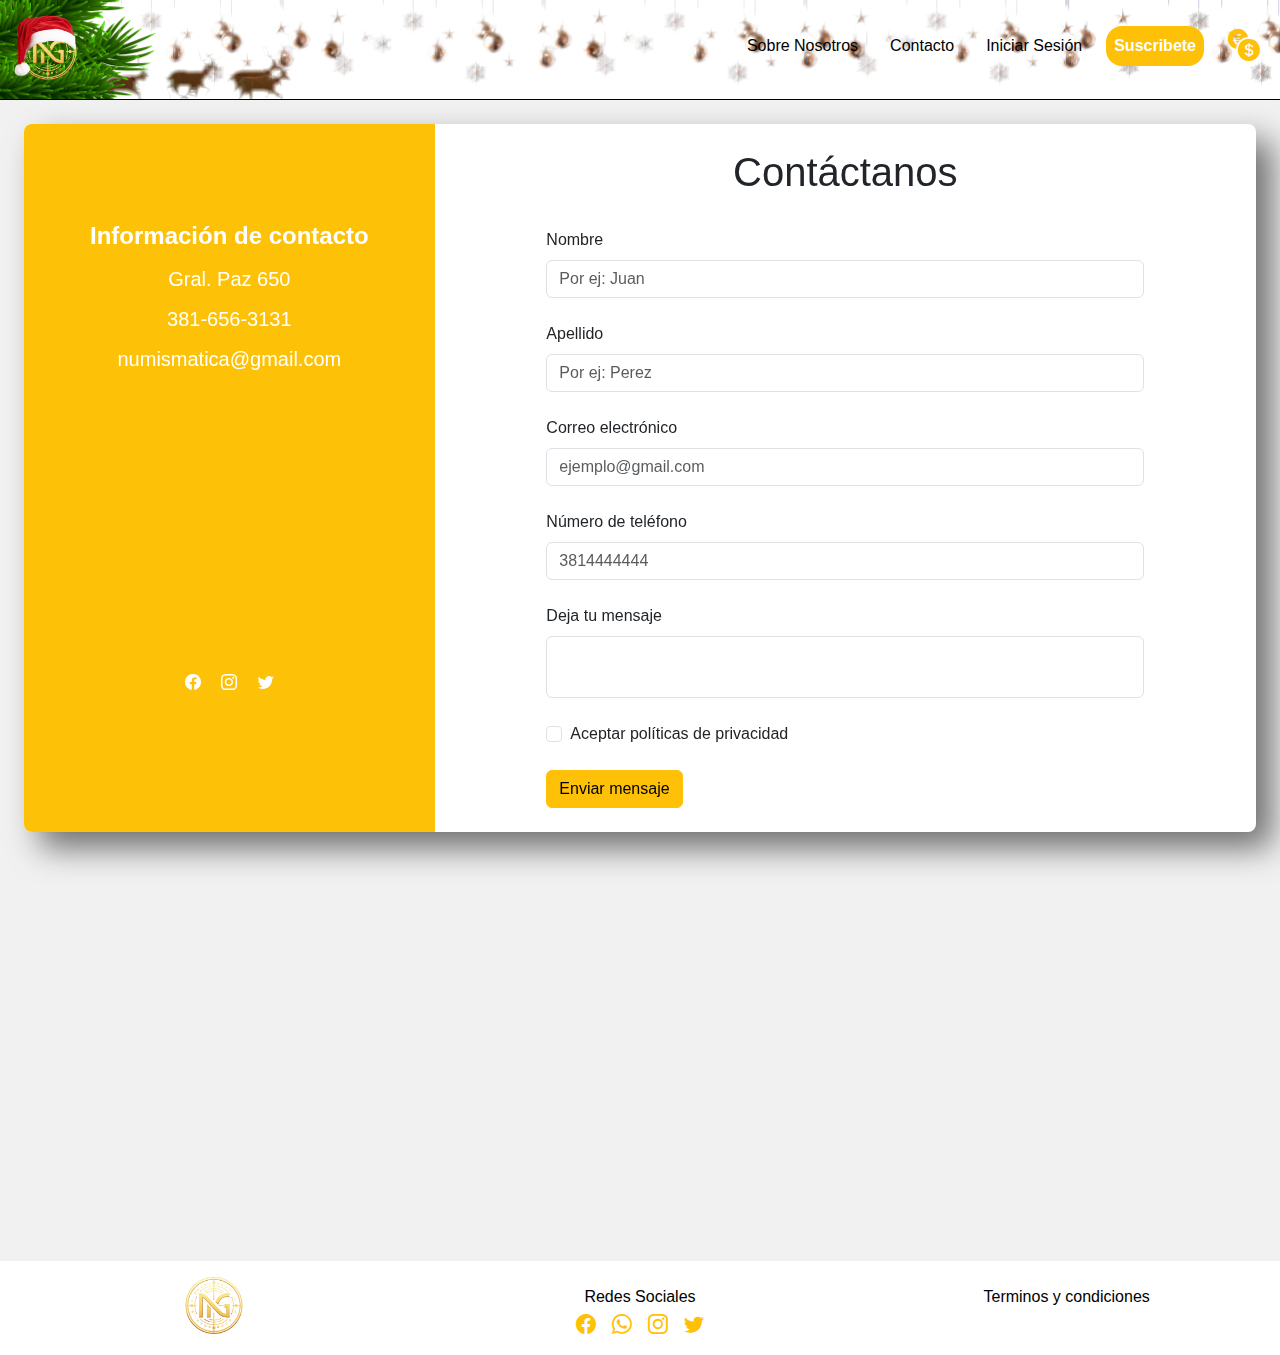
<file: paginas/contacto.html>
<!DOCTYPE html>
<html lang="Es_AR">
  <head>
    <meta charset="UTF-8" />
    <meta name="viewport" content="width=device-width, initial-scale=1.0" />
    <meta name="author" content="grupo1" />
    <meta
      name="keywords"
      content="moneda, numismatica, coleccion, dinero, variedad, antiguo"
    />
    <meta
      name="description"
      content="En esta pagina encontraras informacion sobre la numismatica global"
    />
    <title>Contacto</title>
    <!-- Link de bootstrap -->
    <link
      href="https://cdn.jsdelivr.net/npm/bootstrap@5.3.3/dist/css/bootstrap.min.css"
      rel="stylesheet"
      integrity="sha384-QWTKZyjpPEjISv5WaRU9OFeRpok6YctnYmDr5pNlyT2bRjXh0JMhjY6hW+ALEwIH"
      crossorigin="anonymous"
    />
    <!--link de icono en pestaña  -->
    <link rel="shortcut icon" href="../img/descargar.png" type="image/x-icon" />
    <!-- link de iconos -->
    <link
      rel="stylesheet"
      href="https://cdn.jsdelivr.net/npm/bootstrap-icons@1.11.3/font/bootstrap-icons.min.css"
    />
    <!-- link de css -->
    <link rel="stylesheet" href="../css/estilos.css" />
  </head>


  <body class="color-fondo letra">
    <header>
      <!-- Inicio navbar -->
       <nav
        class="navbar navbar-expand-lg bg-white header-navbar letra navbar_alto border-bottom border-black fixed-top navbarbg"
      >
        <div class="container-fluid">
          <a class="navbar-brand imagen-logo" href="../index.html">
            <img src="/img/logo navideño.png" alt="Logo"
          /></a>
          <button
            class="navbar-toggler"
            type="button"
            data-bs-toggle="collapse"
            data-bs-target="#navbarSupportedContent"
            aria-controls="navbarSupportedContent"
            aria-expanded="false"
            aria-label="Toggle navigation"
          >
            <span class="navbar-toggler-icon"></span>
          </button>
          <div
            class="collapse navbar-collapse align-items-center"
            id="navbarSupportedContent"
          >
            <ul class="navbar-nav ms-auto mb-2 menu align-items-center">
              <li class="nav-item">
                <a
                  class="nav-link text-black"
                  href="../paginas/sobre-nosotros.html"
                  >Sobre Nosotros</a
                >
              </li>
              <li class="nav-item">
                <a
                  class="nav-link mx-3 my-5 text-black"
                  href="../paginas/contacto.html"
                  >Contacto</a
                >
              </li>
              <li class="nav-item">
                <a
                  class="nav-link text-black"
                  href="../paginas/iniciar-sesion.html"
                  >Iniciar Sesión</a
                >
              </li>
              <li class="nav-item">
                <a
                  class="nav-link mx-3 my-5 bg-warning text-white fw-bold rounded-4"
                  href="#"
                  data-bs-toggle="modal"
                  data-bs-target="#exampleModal"
                  >Suscribete</a
                >
              </li>
              <li class="nav-item">
                <a
                  class="nav-link campana text-warning fs-2"
                  href="#"
                  data-bs-toggle="modal"
                  data-bs-target="#exampleModal"
                  ><i class="bi bi-currency-exchange"></i
                ></a>
              </li>
            </ul>
          </div>
        </div>
      </nav>
      <!-- VENTANA MODAL DEL NAVBAR -->
      <div
        class="modal fade"
        id="exampleModal"
        tabindex="-1"
        aria-labelledby="exampleModalLabel"
        aria-hidden="true"
      >
        <div class="modal-dialog">
          <div class="modal-content">
            <div class="modal-header">
              <h1 class="modal-title fs-5" id="exampleModalLabel">
                Suscribirse
              </h1>
              <button
                type="button"
                class="btn-close"
                data-bs-dismiss="modal"
                aria-label="Close"
              ></button>
            </div>
            <div class="modal-body">Suscribete en nuestra app</div>
            <div class="container">
              <label for="email" class="form-label">Email</label>
              <input
                type="email"
                class="form-control"
                placeholder="ingrese su correo"
              />
              <label for="nombre" class="form-label">Nombre</label>
              <input
                type="text"
                class="form-control"
                placeholder="ingrese su nombre"
              />
              <label for="nombre" class="form-label">Apellido</label>
              <input
                type="text"
                class="form-control"
                placeholder="ingrese su apellido"
              />
              <div class="mb-4 mt-3 form-check">
                <input
                  type="checkbox"
                  name="connected"
                  class="form-check-input"
                />
                <label for="connected" class="form-check-label"
                  >Recibir Notificaciones por Email</label
                >
              </div>
            </div>
            <div class="modal-footer">
              <button
                type="button"
                class="btn btn-secondary"
                data-bs-dismiss="modal"
              >
                Cerrar
              </button>
              <button type="button" class="btn btn-warning">Enviar</button>
            </div>
          </div>
        </div>
      </div>
      <!-- Fin de navbar -->
    </header>
    <!-- Inicio main -->
      <main >
        <!-- Inicio de casilla de contacto -->
        <section class="color-casilla rounded-3  m-4 efecto-casilla">
          <div class="container-fluid">
            <div class="row">
              <!-- Inicio casilla amarilla -->
              <div
                class="col-4 d-none d-md-block color-ventana rounded-start-3 text-center espacio-ventana"
              >
                <h4 class="text-white mt-5">
                  <b>Información de contacto</b>
                </h4>
                <h5 class="text-white mt-3">Gral. Paz 650</h5>
                <h5 class="text-white mt-3">381-656-3131</h5>
                <h5 class="text-white mt-3">numismatica@gmail.com</h5>
                <div class="espacio-iconos">
                  <a
                    href="https://www.facebook.com/oregoom"
                    target="_blank"
                    class="color-iconos mx-2"
                  >
                    <i class="bi bi-facebook"></i
                  ></a>
                  <a
                    href="https://www.instagram.com/oregoom"
                    target="_blank"
                    class="color-iconos mx-2"
                  >
                    <i class="bi bi-instagram"></i
                  ></a>
                  <a
                    href="https://www.twitter.com/oregoom"
                    target="_blank"
                    class="color-iconos mx-2"
                  >
                    <i class="bi bi-twitter"></i
                  ></a>
                </div>
              </div>
              <!-- Fin de casilla amarilla -->
              <!-- Formulario -->
              <div class="col-md-8">
                <section
                  class="d-flex flex-column justify-content-center align-items-center my-4 rounded-end-3"
                >
                  <div>
                    <h1 class="text-center">Contáctanos</h1>
                  </div>
                  <form class="media-form w-75">
                    <div class="my-4">
                      <label for="nombre-" class="form-label">Nombre</label>
                      <input
                        required
                        maxlength="50"
                        minlength="5"
                        pattern="[a-zA-Z]+"
                        type="text"
                        class="form-control"
                        id="nombre-"
                        aria-describedby="emailHelp"
                        placeholder="Por ej: Juan"
                      />
                    </div>
                    <div class="my-4">
                      <label for="apellido-" class="form-label">Apellido</label>
                      <input
                        required
                        maxlength="50"
                        minlength="5"
                        pattern="[a-zA-Z0-9]+"
                        placeholder="Por ej: Perez"
                        type="text"
                        class="form-control"
                        id="apellido-"
                      />
                    </div>
                    <div class="my-4">
                      <label for="correo-electronico" class="form-label"
                        >Correo electrónico</label
                      >
                      <input
                        required
                        maxlength="50"
                        minlength="5"
                        placeholder="ejemplo@gmail.com"
                        type="text"
                        class="form-control"
                        id="correo-electronico"
                      />
                    </div>
                    <div class="my-4">
                      <label for="numero-telefono" class="form-label"
                        >Número de teléfono</label
                      >
                      <input
                        required
                        maxlength="50"
                        minlength="5"
                        placeholder="3814444444"
                        type="text"
                        class="form-control"
                        id="numero-telefono"
                      />
                    </div>
                    <div class="my-4">
                      <label for="deja-mensaje" class="form-label"
                        >Deja tu mensaje</label
                      >
                      <textarea
                        required
                        maxlength="500"
                        minlength="5"
                        placeholder="Deja tu comentario..."
                        type="text"
                        class="form-control sin-resize"
                        id="deja-mensaje"
                      >
                      </textarea>
                    </div>
                    <div class="my-4 form-check">
                      <input
                        required
                        type="checkbox"
                        class="form-check-input"
                        id="exampleCheck1"
                      />
                      <label class="form-check-label" for="exampleCheck1"
                        >Aceptar políticas de privacidad</label
                      >
                    </div>
                    <button type="submit" class="btn btn-warning">
                      Enviar mensaje
                    </button>
                  </form>
                </section>
              </div>
              <!-- Fin de formulario -->
            </div>
          </div>
      </main>
      <!-- Fin de main -->
         <div class="mb-5">
            <iframe src="https://www.google.com/maps/embed?pb=!1m14!1m8!1m3!1d14240.423666958226!2d-65.207167!3d-26.8365833!3m2!1i1024!2i768!4f13.1!3m3!1m2!1s0x94225d3ad7f30f1d%3A0xf8606cd659b8e3e4!2sRollingCode%20School!5e0!3m2!1ses!2sar!4v1731778634436!5m2!1ses!2sar" height="350" class="w-100" allowfullscreen="" loading="lazy" referrerpolicy="no-referrer-when-downgrade"></iframe>
         </div>
    <!-- Inicio de footer -->
    <footer class="container-fluid bg-white header-navbar ">
      <section class="row">
        <div class="col-12 col-md-4 mt-2">
          <a class="navbar-brand imagen-logo" href="../index.html">
            <img src="../img/logo cortado.webp" alt="Logo"
          /></a>
        </div>
        <div class="col-12 col-md-4 mt-4">
          <a href="../paginas/404.html" class="nav-link text-black"
            >Redes Sociales</a
          >
          <article class="text-center">
            <ul
              class="d-flex justify-content-center align-items-center list-unstyled"
            >
              <li class="nav-item mx-2">
                <a
                  class="nav-link text-warning"
                  href="https://www.faceebook.com/oregoom"
                  target="_blank"
                  aria-current="page"
                  ><i class="bi bi-facebook fs-5"></i
                ></a>
              </li>
              <li class="nav-item mx-2">
                <a
                  class="nav-link text-warning"
                  href="https://www.WhatsApp.com/oregoom"
                  target="_blank"
                  aria-current="page"
                  ><i class="bi bi-whatsapp fs-5"></i
                ></a>
              </li>
              <li class="nav-item mx-2">
                <a
                  class="nav-link text-warning"
                  href="https://www.instagram.com/oregoom"
                  target="_blank"
                  aria-current="page"
                  ><i class="bi bi-instagram fs-5"></i
                ></a>
              </li>
              <li class="nav-item mx-2">
                <a
                  class="nav-link text-warning"
                  href="https://www.twitter.com/oregoom"
                  target="_blank"
                  aria-current="page"
                  ><i class="bi bi-twitter fs-5"></i
                ></a>
              </li>
            </ul>
          </article>
        </div>

        <div class="col-12 col-md-4 mt-4">
          <a href="../paginas/404.html" class="nav-link text-black"
            >Terminos y condiciones</a
          >
        </div>
      </section>
    </footer>
    <!-- Fin de footer -->
    <script
      src="https://cdn.jsdelivr.net/npm/bootstrap@5.3.3/dist/js/bootstrap.bundle.min.js"
      integrity="sha384-YvpcrYf0tY3lHB60NNkmXc5s9fDVZLESaAA55NDzOxhy9GkcIdslK1eN7N6jIeHz"
      crossorigin="anonymous"
    ></script>
  </body>
</html>
</file>
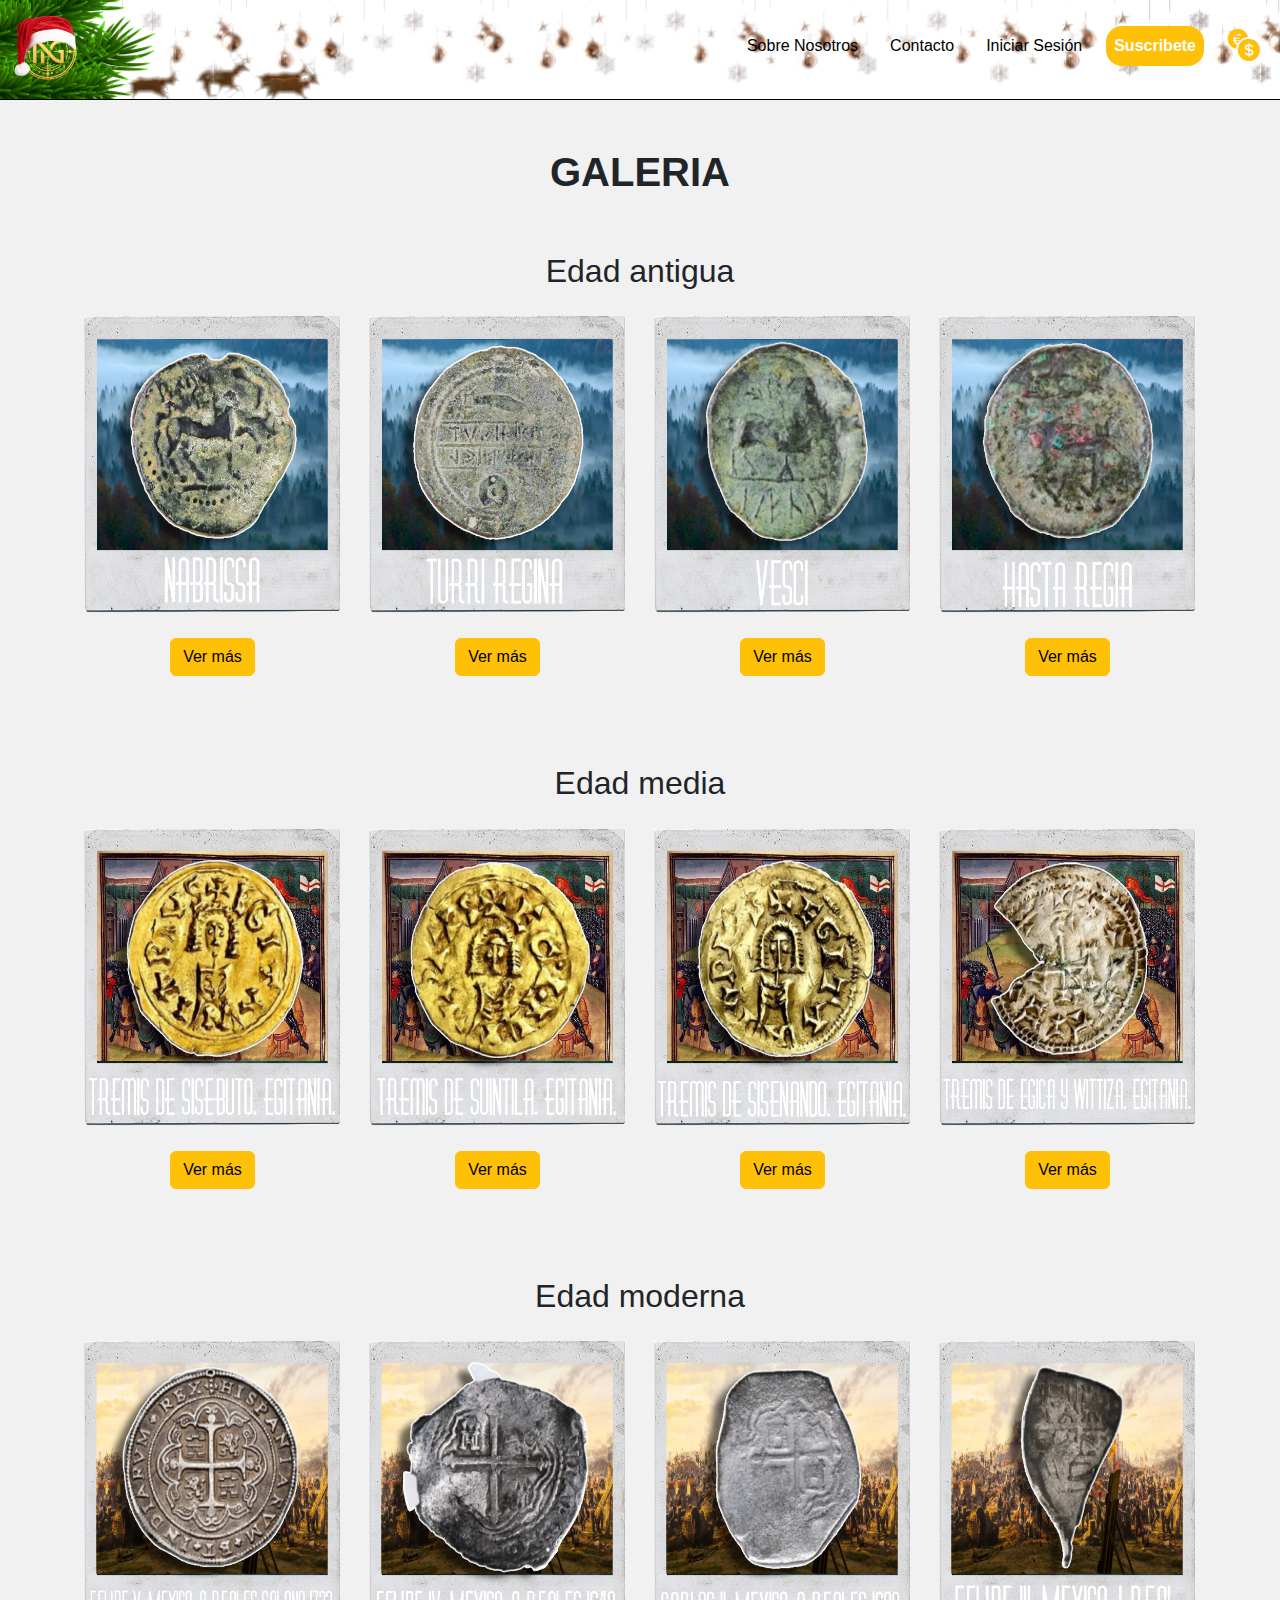
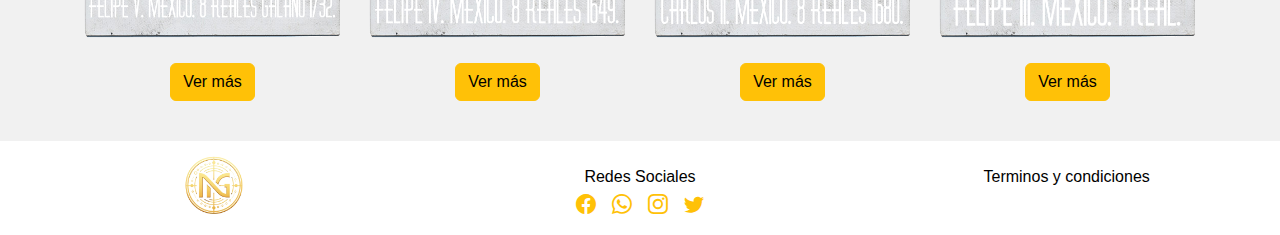
<file: paginas/galeria-de-imagenes.html>
<!DOCTYPE html>
<html lang="Es_AR">
  <head>
    <meta charset="UTF-8" />
    <meta name="viewport" content="width=device-width, initial-scale=1.0" />
    <meta name="author" content="grupo1" />
    <meta
      name="keywords"
      content="moneda, numismatica, coleccion, dinero, variedad, antiguo"
    />
    <meta
      name="description"
      content="En esta pagina encontraras informacion sobre la numismatica global"
    />
    <title>Galeria de imagenes</title>
    <!-- bootstrap -->
    <link
      href="https://cdn.jsdelivr.net/npm/bootstrap@5.3.3/dist/css/bootstrap.min.css"
      rel="stylesheet"
      integrity="sha384-QWTKZyjpPEjISv5WaRU9OFeRpok6YctnYmDr5pNlyT2bRjXh0JMhjY6hW+ALEwIH"
      crossorigin="anonymous"
    />
    <!--link de icono en pestaña  -->
    <link rel="shortcut icon" href="../img/descargar.png" type="image/x-icon" />
    <!-- link de iconos -->
    <link
      rel="stylesheet"
      href="https://cdn.jsdelivr.net/npm/bootstrap-icons@1.11.3/font/bootstrap-icons.min.css"
    />
    <!-- CSS -->
    <link rel="stylesheet" href="../css/estilos.css" />
  </head>
  <body class="color-fondo letra">
    <header>
      <!-- Inicio navbar -->
      <nav
        class="navbar navbar-expand-lg bg-white header-navbar letra navbar_alto border-bottom border-black fixed-top navbarbg"
      >
        <div class="container-fluid">
          <a class="navbar-brand imagen-logo" href="../index.html">
            <img src="/img/logo navideño.png" alt="Logo"
          /></a>
          <button
            class="navbar-toggler"
            type="button"
            data-bs-toggle="collapse"
            data-bs-target="#navbarSupportedContent"
            aria-controls="navbarSupportedContent"
            aria-expanded="false"
            aria-label="Toggle navigation"
          >
            <span class="navbar-toggler-icon"></span>
          </button>
          <div
            class="collapse navbar-collapse align-items-center"
            id="navbarSupportedContent"
          >
            <ul class="navbar-nav ms-auto mb-2 menu align-items-center">
              <li class="nav-item">
                <a
                  class="nav-link text-black"
                  href="../paginas/sobre-nosotros.html"
                  >Sobre Nosotros</a
                >
              </li>
              <li class="nav-item">
                <a
                  class="nav-link mx-3 my-5 text-black"
                  href="../paginas/contacto.html"
                  >Contacto</a
                >
              </li>
              <li class="nav-item">
                <a
                  class="nav-link text-black"
                  href="../paginas/iniciar-sesion.html"
                  >Iniciar Sesión</a
                >
              </li>
              <li class="nav-item">
                <a
                  class="nav-link mx-3 my-5 bg-warning text-white fw-bold rounded-4"
                  href="#"
                  data-bs-toggle="modal"
                  data-bs-target="#exampleModal"
                  >Suscribete</a
                >
              </li>
              <li class="nav-item">
                <a
                  class="nav-link campana text-warning fs-2"
                  href="#"
                  data-bs-toggle="modal"
                  data-bs-target="#exampleModal"
                  ><i class="bi bi-currency-exchange"></i
                ></a>
              </li>
            </ul>
          </div>
        </div>
      </nav>
      <!-- VENTANA MODAL DEL NAVBAR -->
      <div
        class="modal fade"
        id="exampleModal"
        tabindex="-1"
        aria-labelledby="exampleModalLabel"
        aria-hidden="true"
      >
        <div class="modal-dialog">
          <div class="modal-content">
            <div class="modal-header">
              <h1 class="modal-title fs-5" id="exampleModalLabel">
                Suscribirse
              </h1>
              <button
                type="button"
                class="btn-close"
                data-bs-dismiss="modal"
                aria-label="Close"
              ></button>
            </div>
            <div class="modal-body">Suscribete en nuestra app</div>
            <div class="container">
              <label for="email" class="form-label">Email</label>
              <input
                type="email"
                class="form-control"
                placeholder="ingrese su correo"
              />
              <label for="nombre" class="form-label">Nombre</label>
              <input
                type="text"
                class="form-control"
                placeholder="ingrese su nombre"
              />
              <label for="nombre" class="form-label">Apellido</label>
              <input
                type="text"
                class="form-control"
                placeholder="ingrese su apellido"
              />
              <div class="mb-4 mt-3 form-check">
                <input
                  type="checkbox"
                  name="connected"
                  class="form-check-input"
                />
                <label for="connected" class="form-check-label"
                  >Recibir Notificaciones por Email</label
                >
              </div>
            </div>
            <div class="modal-footer">
              <button
                type="button"
                class="btn btn-secondary"
                data-bs-dismiss="modal"
              >
                Cerrar
              </button>
              <button type="button" class="btn btn-warning">Enviar</button>
            </div>
          </div>
        </div>
      </div>
      <!-- Fin de navbar -->
    </header>
    <!-- Inicio main -->
    <main>
      <section class="container galeria">
        <div>
          <h1 class="text-center pt-5 fw-bold">GALERIA</h1>
        </div>
        <div class="row">
          <h2 class="text-center pt-5">Edad antigua</h2>
          <div class="my-0 py-3 col-lg-3 col-md-4 col-sm-12 text-center">
            <img src="/img/nabrisa.png" alt="galeria imagen" />
            <a href="/paginas/404.html" class="btn btn-warning my-4">Ver más</a>
          </div>
          <div class="my-0 py-3 col-lg-3 col-md-4 col-sm-12 text-center">
            <img src="/img/turri regina.png" alt="galeria imagen" />
            <a href="/paginas/404.html" class="btn btn-warning my-4">Ver más</a>
          </div>
          <div class="my-0 py-3 col-lg-3 col-md-4 col-sm-12 text-center">
            <img src="/img/VESCI.png" alt="galeria imagen" />
            <a href="/paginas/404.html" class="btn btn-warning my-4">Ver más</a>
          </div>
          <div class="my-0 py-3 col-lg-3 col-md-4 col-sm-12 text-center">
            <img src="/img/HASTA REGIA.png" alt="galeria imagen" />
            <a href="/paginas/404.html" class="btn btn-warning my-4">Ver más</a>
          </div>

          <h2 class="text-center pt-5">Edad media</h2>
          <div class="my-0 py-3 col-lg-3 col-md-4 col-sm-12 text-center">
            <img src="/img/tremis.png" alt="galeria imagen" />
            <a href="/paginas/404.html" class="btn btn-warning my-4">Ver más</a>
          </div>
          <div class="my-0 py-3 col-lg-3 col-md-4 col-sm-12 text-center">
            <img src="/img/suintila.png" alt="galeria imagen" />
            <a href="paginas/404.htmll" class="btn btn-warning my-4">Ver más</a>
          </div>
          <div class="my-0 py-3 col-lg-3 col-md-4 col-sm-12 text-center">
            <img src="/img/sisenando.png" alt="galeria imagen" />
            <a href="/paginas/404.html" class="btn btn-warning my-4">Ver más</a>
          </div>
          <div class="my-0 py-3 col-lg-3 col-md-4 col-sm-12 text-center">
            <img src="/img/egica.png" alt="galeria imagen" />
            <a href="/paginas/404.html" class="btn btn-warning my-4">Ver más</a>
          </div>

          <h2 class="text-center pt-5">Edad moderna</h2>
          <div class="my-0 py-3 col-lg-3 col-md-4 col-sm-12 text-center">
            <img src="/img/8 reales.png" alt="galeria imagen" />
            <a href="/paginas/404.html" class="btn btn-warning my-4">Ver más</a>
          </div>
          <div class="my-0 py-3 col-lg-3 col-md-4 col-sm-12 text-center">
            <img src="/img/felipe iv.png" alt="galeria imagen" />
            <a href="/grupo1/index.html" class="btn btn-warning my-4"
              >Ver más</a
            >
          </div>
          <div class="my-0 py-3 col-lg-3 col-md-4 col-sm-12 text-center">
            <img src="/img/carlos 2.png" alt="galeria imagen" />
            <a href="/paginas/404.html" class="btn btn-warning my-4">Ver más</a>
          </div>
          <div class="my-0 py-3 col-lg-3 col-md-4 col-sm-12 text-center">
            <img src="/img/felipe 3.png" alt="galeria imagen" />
            <a href="/paginas/404.html" class="btn btn-warning my-4">Ver más</a>
          </div>
        </div>
      </section>
    </main>
    <!-- Fin de main -->
    <!-- Inicio de footer -->
    <footer class="container-fluid bg-white header-navbar">
      <section class="row">
        <div class="col-12 col-md-4 mt-2">
          <a class="navbar-brand imagen-logo" href="../index.html">
            <img src="../img/logo cortado.webp" alt="Logo"
          /></a>
        </div>
        <div class="col-12 col-md-4 mt-4">
          <a href="../paginas/404.html" class="nav-link text-black"
            >Redes Sociales</a
          >
          <article class="text-center">
            <ul
              class="d-flex justify-content-center align-items-center list-unstyled"
            >
              <li class="nav-item mx-2">
                <a
                  class="nav-link text-warning"
                  href="https://www.faceebook.com/oregoom"
                  target="_blank"
                  aria-current="page"
                  ><i class="bi bi-facebook fs-5"></i
                ></a>
              </li>
              <li class="nav-item mx-2">
                <a
                  class="nav-link text-warning"
                  href="https://www.WhatsApp.com/oregoom"
                  target="_blank"
                  aria-current="page"
                  ><i class="bi bi-whatsapp fs-5"></i
                ></a>
              </li>
              <li class="nav-item mx-2">
                <a
                  class="nav-link text-warning"
                  href="https://www.instagram.com/oregoom"
                  target="_blank"
                  aria-current="page"
                  ><i class="bi bi-instagram fs-5"></i
                ></a>
              </li>
              <li class="nav-item mx-2">
                <a
                  class="nav-link text-warning"
                  href="https://www.twitter.com/oregoom"
                  target="_blank"
                  aria-current="page"
                  ><i class="bi bi-twitter fs-5"></i
                ></a>
              </li>
            </ul>
          </article>
        </div>

        <div class="col-12 col-md-4 mt-4">
          <a href="../paginas/404.html" class="nav-link text-black"
            >Terminos y condiciones</a
          >
        </div>
      </section>
    </footer>
    <!-- Fin de footer -->
    <script
      src="https://cdn.jsdelivr.net/npm/bootstrap@5.3.3/dist/js/bootstrap.bundle.min.js"
      integrity="sha384-YvpcrYf0tY3lHB60NNkmXc5s9fDVZLESaAA55NDzOxhy9GkcIdslK1eN7N6jIeHz"
      crossorigin="anonymous"
    ></script>
  </body>
</html>
</file>
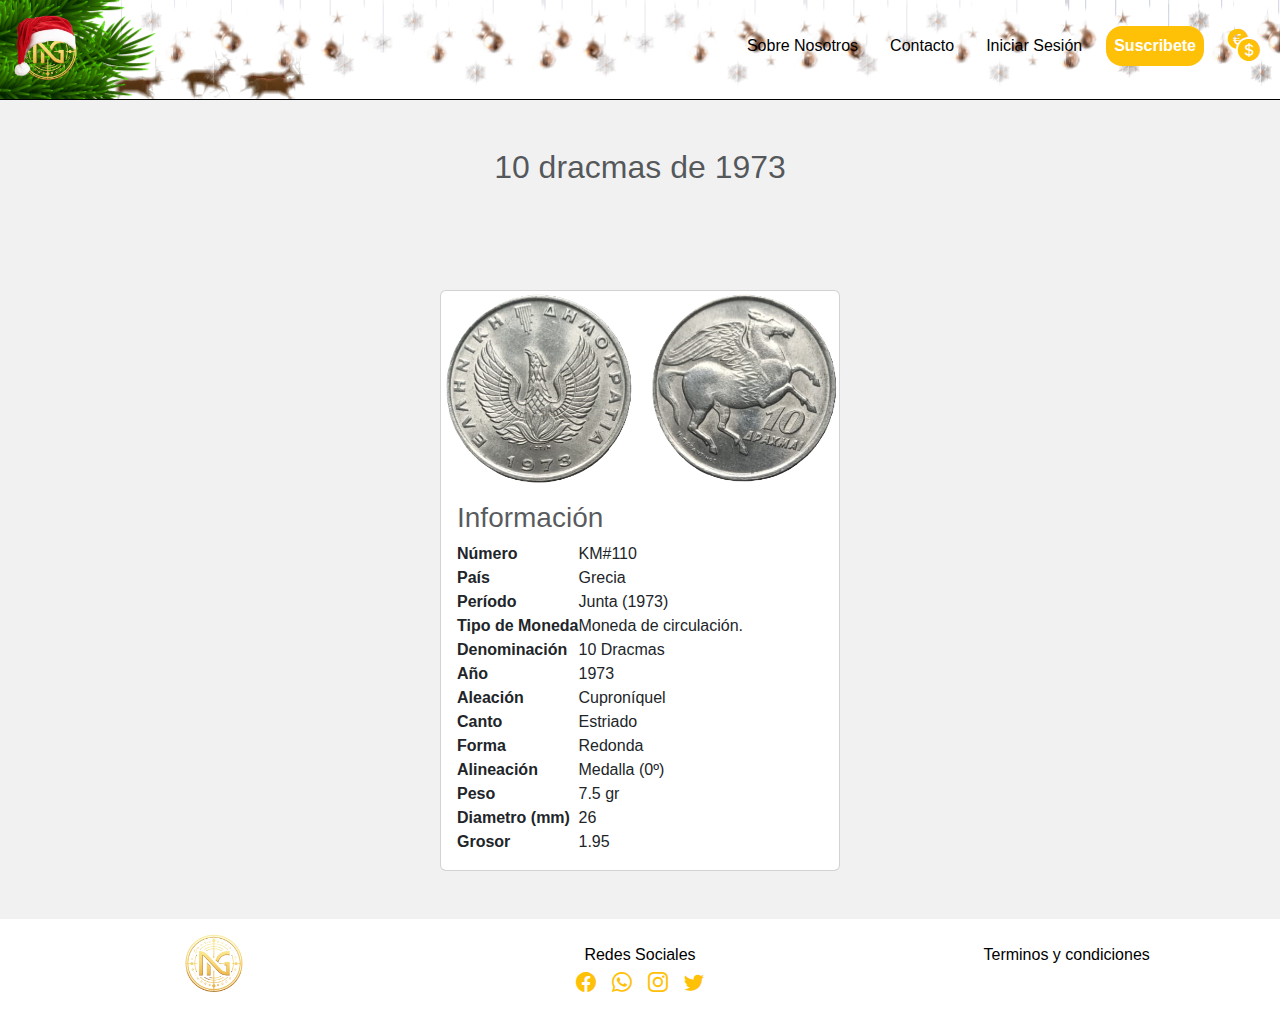
<file: paginas/grecia.html>
<!DOCTYPE html>
<html lang="Es_AR">
  <head>
    <meta charset="UTF-8" />
    <meta name="viewport" content="width=device-width, initial-scale=1.0" />
    <meta name="author" content="grupo1" />
    <meta
      name="keywords"
      content="moneda, numismatica, coleccion, dinero, variedad, antiguo"
    />
    <meta
      name="description"
      content="En esta pagina encontraras informacion sobre la numismatica global"
    />
    <!-- bootstrap -->
    <link
      href="https://cdn.jsdelivr.net/npm/bootstrap@5.3.3/dist/css/bootstrap.min.css"
      rel="stylesheet"
      integrity="sha384-QWTKZyjpPEjISv5WaRU9OFeRpok6YctnYmDr5pNlyT2bRjXh0JMhjY6hW+ALEwIH"
      crossorigin="anonymous"
    />
    <!-- ICONO BOOTSTRAP -->
    <link
      rel="stylesheet"
      href="https://cdn.jsdelivr.net/npm/bootstrap-icons@1.11.3/font/bootstrap-icons.min.css"
    />
    <!-- CSS -->
    <link rel="stylesheet" href="../css/estilos.css" />
    <title>Grecia</title>
  </head>
  <body class="color-fondo letra">
    <header>
      <!-- Inicio navbar -->
      <nav
        class="navbar navbar-expand-lg bg-white header-navbar letra navbar_alto border-bottom border-black fixed-top navbarbg"
      >
        <div class="container-fluid">
          <a class="navbar-brand imagen-logo" href="../index.html">
            <img src="/img/logo navideño.png" alt="Logo"
          /></a>
          <button
            class="navbar-toggler"
            type="button"
            data-bs-toggle="collapse"
            data-bs-target="#navbarSupportedContent"
            aria-controls="navbarSupportedContent"
            aria-expanded="false"
            aria-label="Toggle navigation"
          >
            <span class="navbar-toggler-icon"></span>
          </button>
          <div
            class="collapse navbar-collapse align-items-center"
            id="navbarSupportedContent"
          >
            <ul class="navbar-nav ms-auto mb-2 menu align-items-center">
              <li class="nav-item">
                <a
                  class="nav-link text-black"
                  href="../paginas/sobre-nosotros.html"
                  >Sobre Nosotros</a
                >
              </li>
              <li class="nav-item">
                <a
                  class="nav-link mx-3 my-5 text-black"
                  href="../paginas/contacto.html"
                  >Contacto</a
                >
              </li>
              <li class="nav-item">
                <a
                  class="nav-link text-black"
                  href="../paginas/iniciar-sesion.html"
                  >Iniciar Sesión</a
                >
              </li>
              <li class="nav-item">
                <a
                  class="nav-link mx-3 my-5 bg-warning text-white fw-bold rounded-4"
                  href="#"
                  data-bs-toggle="modal"
                  data-bs-target="#exampleModal"
                  >Suscribete</a
                >
              </li>
              <li class="nav-item">
                <a
                  class="nav-link campana text-warning fs-2"
                  href="#"
                  data-bs-toggle="modal"
                  data-bs-target="#exampleModal"
                  ><i class="bi bi-currency-exchange"></i
                ></a>
              </li>
            </ul>
          </div>
        </div>
      </nav>
      <!-- VENTANA MODAL DEL NAVBAR -->
      <div
        class="modal fade"
        id="exampleModal"
        tabindex="-1"
        aria-labelledby="exampleModalLabel"
        aria-hidden="true"
      >
        <div class="modal-dialog">
          <div class="modal-content">
            <div class="modal-header">
              <h1 class="modal-title fs-5" id="exampleModalLabel">
                Suscribirse
              </h1>
              <button
                type="button"
                class="btn-close"
                data-bs-dismiss="modal"
                aria-label="Close"
              ></button>
            </div>
            <div class="modal-body">Suscribete en nuestra app</div>
            <div class="container">
              <label for="email" class="form-label">Email</label>
              <input
                type="email"
                class="form-control"
                placeholder="ingrese su correo"
              />
              <label for="nombre" class="form-label">Nombre</label>
              <input
                type="text"
                class="form-control"
                placeholder="ingrese su nombre"
              />
              <label for="nombre" class="form-label">Apellido</label>
              <input
                type="text"
                class="form-control"
                placeholder="ingrese su apellido"
              />
              <div class="mb-4 mt-3 form-check">
                <input
                  type="checkbox"
                  name="connected"
                  class="form-check-input"
                />
                <label for="connected" class="form-check-label"
                  >Recibir Notificaciones por Email</label
                >
              </div>
            </div>
            <div class="modal-footer">
              <button
                type="button"
                class="btn btn-secondary"
                data-bs-dismiss="modal"
              >
                Cerrar
              </button>
              <button type="button" class="btn btn-warning">Enviar</button>
            </div>
          </div>
        </div>
      </div>
      <!-- Fin de navbar -->
    </header>
    <h2 class="text-center text-body-secondary py-5">10 dracmas de 1973</h2>
    <article class="d-flex justify-content-center py-5">
      <div class="card tamanio-moneda">
        <img
          src="../img/GRECIA-SF.png"
          class="card-img-top"
          alt="moneda de 10 dracmas de grecia"
        />
        <div class="card-body">
          <h3 class="text-body-secondary">Información</h3>
          <table>
            <tbody>
              <tr>
                <th>Número</th>
                <td>KM#110</td>
              </tr>
              <tr>
                <th>País</th>
                <td>Grecia</td>
              </tr>
              <tr>
                <th>Período</th>
                <td>Junta (1973)</td>
              </tr>
              <tr>
                <th>Tipo de Moneda</th>
                <td>Moneda de circulación.</td>
              </tr>
              <tr>
                <th>Denominación</th>
                <td>10 Dracmas</td>
              </tr>
              <tr>
                <th>Año</th>
                <td>1973</td>
              </tr>
              <tr>
                <th>Aleación</th>
                <td>Cuproníquel</td>
              </tr>
              <tr>
                <th>Canto</th>
                <td>Estriado</td>
              </tr>
              <tr>
                <th>Forma</th>
                <td>Redonda</td>
              </tr>
              <tr>
                <th>Alineación</th>
                <td>Medalla (0º)</td>
              </tr>
              <tr>
                <th>Peso</th>
                <td>7.5 gr</td>
              </tr>
              <tr>
                <th>Diametro (mm)</th>
                <td>26</td>
              </tr>
              <tr>
                <th>Grosor</th>
                <td>1.95</td>
              </tr>
            </tbody>
          </table>
        </div>
      </div>
    </article>

    <footer class="container-fluid bg-white header-navbar letra">
      <section class="row">
        <div class="col-12 col-md-4 mt-2">
          <a class="navbar-brand imagen-logo" href="../index.html">
            <img src="../img/logo cortado.webp" alt="Logo"
          /></a>
        </div>

        <div class="col-12 col-md-4 mt-4">
          <a href="../paginas/404.html" class="nav-link text-black"
            >Redes Sociales</a
          >
          <article class="text-center">
            <ul
              class="d-flex justify-content-center align-items-center list-unstyled"
            >
              <li class="nav-item mx-2">
                <a
                  class="nav-link text-warning"
                  href="https://www.faceebook.com/oregoom"
                  target="_blank"
                  aria-current="page"
                  ><i class="bi bi-facebook fs-5"></i
                ></a>
              </li>
              <li class="nav-item mx-2">
                <a
                  class="nav-link text-warning"
                  href="https://www.WhatsApp.com/oregoom"
                  target="_blank"
                  aria-current="page"
                  ><i class="bi bi-whatsapp fs-5"></i
                ></a>
              </li>
              <li class="nav-item mx-2">
                <a
                  class="nav-link text-warning"
                  href="https://www.instagram.com/oregoom"
                  target="_blank"
                  aria-current="page"
                  ><i class="bi bi-instagram fs-5"></i
                ></a>
              </li>
              <li class="nav-item mx-2">
                <a
                  class="nav-link text-warning"
                  href="https://www.twitter.com/oregoom"
                  target="_blank"
                  aria-current="page"
                  ><i class="bi bi-twitter fs-5"></i
                ></a>
              </li>
            </ul>
          </article>
        </div>

        <div class="col-12 col-md-4 mt-4">
          <a href="../paginas/404.html" class="nav-link text-black"
            >Terminos y condiciones</a
          >
        </div>
      </section>
    </footer>
    <script
      src="https://cdn.jsdelivr.net/npm/bootstrap@5.3.3/dist/js/bootstrap.bundle.min.js"
      integrity="sha384-YvpcrYf0tY3lHB60NNkmXc5s9fDVZLESaAA55NDzOxhy9GkcIdslK1eN7N6jIeHz"
      crossorigin="anonymous"
    ></script>
  </body>
</html>
</file>
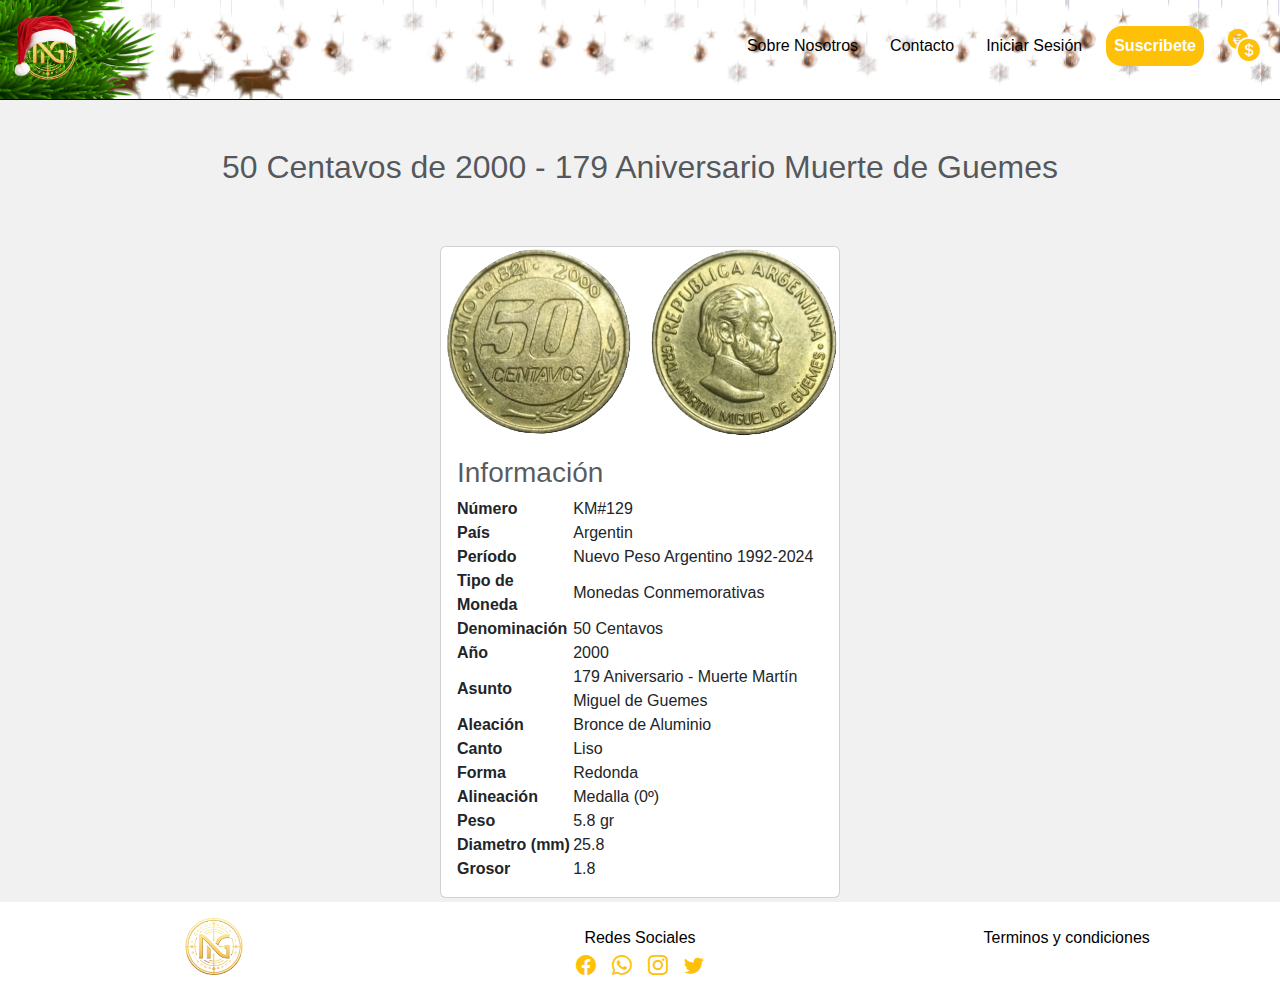
<file: paginas/guemes.html>
<!DOCTYPE html>
<html lang="Es_AR">
  <head>
    <meta charset="UTF-8" />
    <meta name="viewport" content="width=device-width, initial-scale=1.0" />
    <meta name="author" content="grupo1" />
    <meta
      name="keywords"
      content="moneda, numismatica, coleccion, dinero, variedad, antiguo"
    />
    <meta
      name="description"
      content="En esta pagina encontraras informacion sobre la numismatica global"
    />
    <!-- bootstrap -->
    <link
      href="https://cdn.jsdelivr.net/npm/bootstrap@5.3.3/dist/css/bootstrap.min.css"
      rel="stylesheet"
      integrity="sha384-QWTKZyjpPEjISv5WaRU9OFeRpok6YctnYmDr5pNlyT2bRjXh0JMhjY6hW+ALEwIH"
      crossorigin="anonymous"
    />
    <!-- ICONO BOOTSTRAP -->
    <link
      rel="stylesheet"
      href="https://cdn.jsdelivr.net/npm/bootstrap-icons@1.11.3/font/bootstrap-icons.min.css"
    />
    <!-- CSS -->
    <link rel="stylesheet" href="../css/estilos.css" />
    <title>Argentina</title>
  </head>
  <body class="color-fondo letra">
    <header>
      <!-- Inicio navbar -->
      <nav
        class="navbar navbar-expand-lg bg-white header-navbar letra navbar_alto border-bottom border-black fixed-top navbarbg"
      >
        <div class="container-fluid">
          <a class="navbar-brand imagen-logo" href="../index.html">
            <img src="/img/logo navideño.png" alt="Logo"
          /></a>
          <button
            class="navbar-toggler"
            type="button"
            data-bs-toggle="collapse"
            data-bs-target="#navbarSupportedContent"
            aria-controls="navbarSupportedContent"
            aria-expanded="false"
            aria-label="Toggle navigation"
          >
            <span class="navbar-toggler-icon"></span>
          </button>
          <div
            class="collapse navbar-collapse align-items-center"
            id="navbarSupportedContent"
          >
            <ul class="navbar-nav ms-auto mb-2 menu align-items-center">
              <li class="nav-item">
                <a
                  class="nav-link text-black"
                  href="../paginas/sobre-nosotros.html"
                  >Sobre Nosotros</a
                >
              </li>
              <li class="nav-item">
                <a
                  class="nav-link mx-3 my-5 text-black"
                  href="../paginas/contacto.html"
                  >Contacto</a
                >
              </li>
              <li class="nav-item">
                <a
                  class="nav-link text-black"
                  href="../paginas/iniciar-sesion.html"
                  >Iniciar Sesión</a
                >
              </li>
              <li class="nav-item">
                <a
                  class="nav-link mx-3 my-5 bg-warning text-white fw-bold rounded-4"
                  href="#"
                  data-bs-toggle="modal"
                  data-bs-target="#exampleModal"
                  >Suscribete</a
                >
              </li>
              <li class="nav-item">
                <a
                  class="nav-link campana text-warning fs-2"
                  href="#"
                  data-bs-toggle="modal"
                  data-bs-target="#exampleModal"
                  ><i class="bi bi-currency-exchange"></i
                ></a>
              </li>
            </ul>
          </div>
        </div>
      </nav>
      <!-- VENTANA MODAL DEL NAVBAR -->
      <div
        class="modal fade"
        id="exampleModal"
        tabindex="-1"
        aria-labelledby="exampleModalLabel"
        aria-hidden="true"
      >
        <div class="modal-dialog">
          <div class="modal-content">
            <div class="modal-header">
              <h1 class="modal-title fs-5" id="exampleModalLabel">
                Suscribirse
              </h1>
              <button
                type="button"
                class="btn-close"
                data-bs-dismiss="modal"
                aria-label="Close"
              ></button>
            </div>
            <div class="modal-body">Suscribete en nuestra app</div>
            <div class="container">
              <label for="email" class="form-label">Email</label>
              <input
                type="email"
                class="form-control"
                placeholder="ingrese su correo"
              />
              <label for="nombre" class="form-label">Nombre</label>
              <input
                type="text"
                class="form-control"
                placeholder="ingrese su nombre"
              />
              <label for="nombre" class="form-label">Apellido</label>
              <input
                type="text"
                class="form-control"
                placeholder="ingrese su apellido"
              />
              <div class="mb-4 mt-3 form-check">
                <input
                  type="checkbox"
                  name="connected"
                  class="form-check-input"
                />
                <label for="connected" class="form-check-label"
                  >Recibir Notificaciones por Email</label
                >
              </div>
            </div>
            <div class="modal-footer">
              <button
                type="button"
                class="btn btn-secondary"
                data-bs-dismiss="modal"
              >
                Cerrar
              </button>
              <button type="button" class="btn btn-warning">Enviar</button>
            </div>
          </div>
        </div>
      </div>
      <!-- Fin de navbar -->
    </header>
    <h2 class="text-center text-body-secondary py-5">
      50 Centavos de 2000 - 179 Aniversario Muerte de Guemes
    </h2>
    <article class="d-flex justify-content-center py-1">
      <div class="card tamanio-moneda">
        <img
          src="../img/GUEMES-SF.png"
          class="card-img-top"
          alt="moneda de 10 dracmas de grecia"
        />
        <div class="card-body">
          <h3 class="text-body-secondary">Información</h3>
          <table>
            <tbody>
              <tr>
                <th>Número</th>
                <td>KM#129</td>
              </tr>
              <tr>
                <th>País</th>
                <td>Argentin</td>
              </tr>
              <tr>
                <th>Período</th>
                <td>Nuevo Peso Argentino 1992-2024</td>
              </tr>
              <tr>
                <th>Tipo de Moneda</th>
                <td>Monedas Conmemorativas</td>
              </tr>
              <tr>
                <th>Denominación</th>
                <td>50 Centavos</td>
              </tr>
              <tr>
                <th>Año</th>
                <td>2000</td>
              </tr>
              <tr>
                <th>Asunto</th>
                <td>179 Aniversario - Muerte Martín Miguel de Guemes</td>
              </tr>
              <tr>
                <th>Aleación</th>
                <td>Bronce de Aluminio</td>
              </tr>
              <tr>
                <th>Canto</th>
                <td>Liso</td>
              </tr>
              <tr>
                <th>Forma</th>
                <td>Redonda</td>
              </tr>
              <tr>
                <th>Alineación</th>
                <td>Medalla (0º)</td>
              </tr>
              <tr>
                <th>Peso</th>
                <td>5.8 gr</td>
              </tr>
              <tr>
                <th>Diametro (mm)</th>
                <td>25.8</td>
              </tr>
              <tr>
                <th>Grosor</th>
                <td>1.8</td>
              </tr>
            </tbody>
          </table>
        </div>
      </div>
    </article>

    <footer class="container-fluid bg-white header-navbar letra">
      <section class="row">
        <div class="col-12 col-md-4 mt-2">
          <a class="navbar-brand imagen-logo" href="../index.html">
            <img src="../img/logo cortado.webp" alt="Logo"
          /></a>
        </div>

        <div class="col-12 col-md-4 mt-4">
          <a href="../paginas/404.html" class="nav-link text-black"
            >Redes Sociales</a
          >
          <article class="text-center">
            <ul
              class="d-flex justify-content-center align-items-center list-unstyled"
            >
              <li class="nav-item mx-2">
                <a
                  class="nav-link text-warning"
                  href="https://www.faceebook.com/oregoom"
                  target="_blank"
                  aria-current="page"
                  ><i class="bi bi-facebook fs-5"></i
                ></a>
              </li>
              <li class="nav-item mx-2">
                <a
                  class="nav-link text-warning"
                  href="https://www.WhatsApp.com/oregoom"
                  target="_blank"
                  aria-current="page"
                  ><i class="bi bi-whatsapp fs-5"></i
                ></a>
              </li>
              <li class="nav-item mx-2">
                <a
                  class="nav-link text-warning"
                  href="https://www.instagram.com/oregoom"
                  target="_blank"
                  aria-current="page"
                  ><i class="bi bi-instagram fs-5"></i
                ></a>
              </li>
              <li class="nav-item mx-2">
                <a
                  class="nav-link text-warning"
                  href="https://www.twitter.com/oregoom"
                  target="_blank"
                  aria-current="page"
                  ><i class="bi bi-twitter fs-5"></i
                ></a>
              </li>
            </ul>
          </article>
        </div>

        <div class="col-12 col-md-4 mt-4">
          <a href="../paginas/404.html" class="nav-link text-black"
            >Terminos y condiciones</a
          >
        </div>
      </section>
    </footer>
    <script
      src="https://cdn.jsdelivr.net/npm/bootstrap@5.3.3/dist/js/bootstrap.bundle.min.js"
      integrity="sha384-YvpcrYf0tY3lHB60NNkmXc5s9fDVZLESaAA55NDzOxhy9GkcIdslK1eN7N6jIeHz"
      crossorigin="anonymous"
    ></script>
  </body>
</html>
</file>
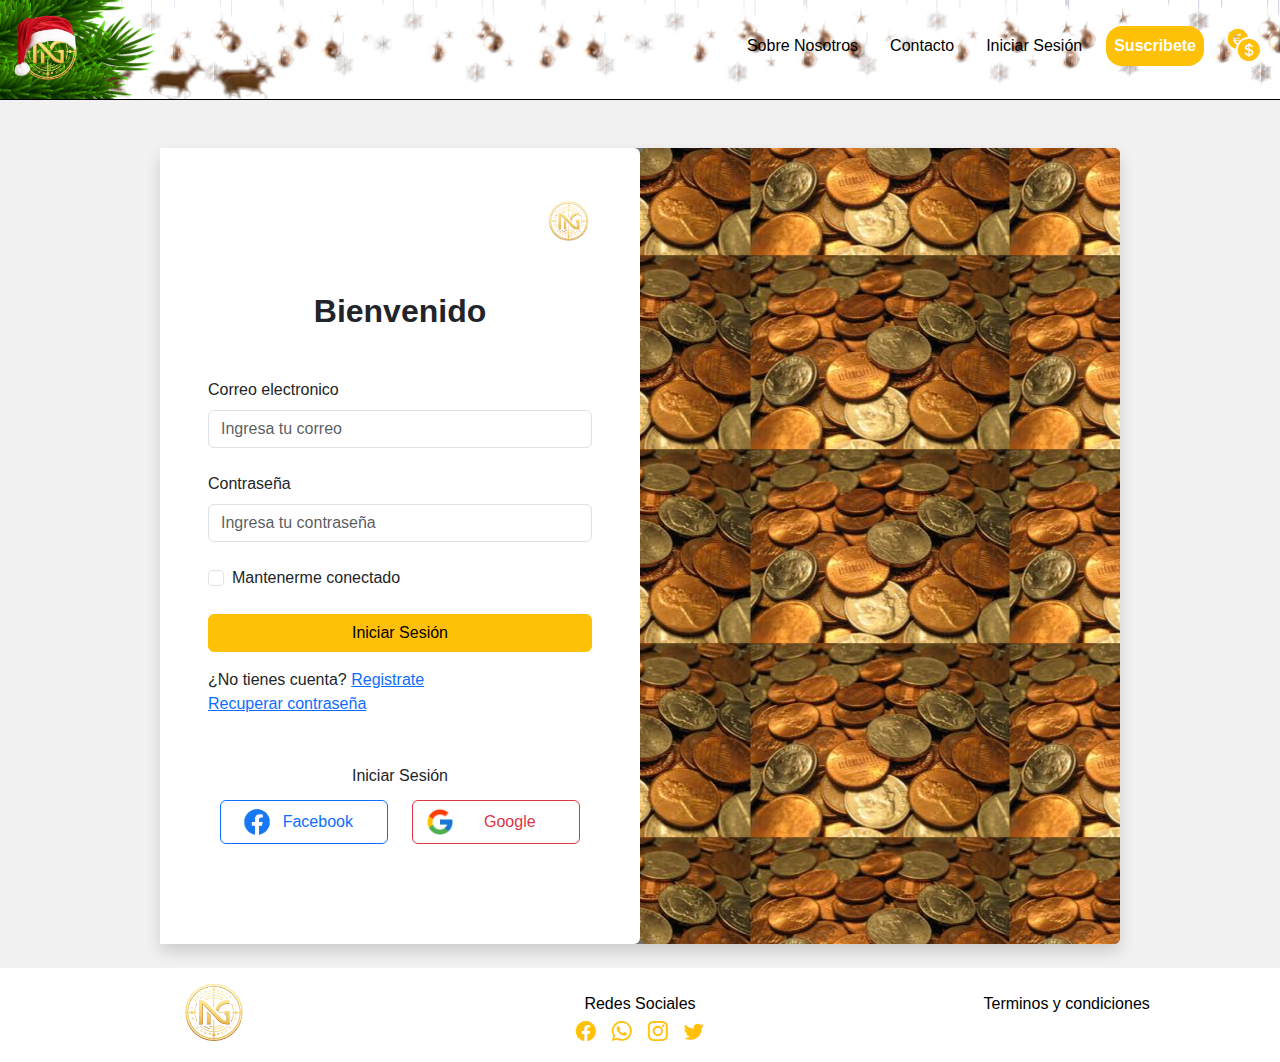
<file: paginas/iniciar-sesion.html>
<!DOCTYPE html>
  <html lang="Es_AR">
    <head>
      <meta charset="UTF-8" />
      <meta name="viewport" content="width=device-width, initial-scale=1.0" />
      <meta name="author" content="grupo1" />
      <meta
        name="keywords"
        content="moneda, numismatica, coleccion, dinero, variedad, antiguo"
      />
      <meta
        name="description"
        content="En esta pagina encontraras informacion sobre la numismatica global"
      />
    <title>iniciar Sesion</title>
    <!-- Link de bootstrap -->
    <link
      href="https://cdn.jsdelivr.net/npm/bootstrap@5.3.3/dist/css/bootstrap.min.css"
      rel="stylesheet"
      integrity="sha384-QWTKZyjpPEjISv5WaRU9OFeRpok6YctnYmDr5pNlyT2bRjXh0JMhjY6hW+ALEwIH"
      crossorigin="anonymous"
    />
   <!--link de icono en pestaña  -->
    <link rel="shortcut icon" href="../img/descargar.png" type="image/x-icon" />
    <link
      rel="stylesheet"
      href="https://cdn.jsdelivr.net/npm/bootstrap-icons@1.11.3/font/bootstrap-icons.min.css"
    />
     <!-- link de css -->
    <link rel="stylesheet" href="../css/estilos.css" />
    <!-- Link de iconos -->
  </head>

  <body class="color-fondo letra" >
   <header>
    <!-- Inicio navbar -->
      <nav
        class="navbar navbar-expand-lg bg-white header-navbar letra navbar_alto border-bottom border-black fixed-top navbarbg"
      >
        <div class="container-fluid">
          <a class="navbar-brand imagen-logo" href="../index.html">
            <img src="/img/logo navideño.png" alt="Logo"
          /></a>
          <button
            class="navbar-toggler"
            type="button"
            data-bs-toggle="collapse"
            data-bs-target="#navbarSupportedContent"
            aria-controls="navbarSupportedContent"
            aria-expanded="false"
            aria-label="Toggle navigation"
          >
            <span class="navbar-toggler-icon"></span>
          </button>
          <div
            class="collapse navbar-collapse align-items-center"
            id="navbarSupportedContent"
          >
            <ul class="navbar-nav ms-auto mb-2 menu align-items-center">
              <li class="nav-item">
                <a
                  class="nav-link text-black"
                  href="../paginas/sobre-nosotros.html"
                  >Sobre Nosotros</a
                >
              </li>
              <li class="nav-item">
                <a
                  class="nav-link mx-3 my-5 text-black"
                  href="../paginas/contacto.html"
                  >Contacto</a
                >
              </li>
              <li class="nav-item">
                <a
                  class="nav-link text-black"
                  href="../paginas/iniciar-sesion.html"
                  >Iniciar Sesión</a
                >
              </li>
              <li class="nav-item">
                <a
                  class="nav-link mx-3 my-5 bg-warning text-white fw-bold rounded-4"
                  href="#"
                  data-bs-toggle="modal"
                  data-bs-target="#exampleModal"
                  >Suscribete</a
                >
              </li>
              <li class="nav-item">
                <a
                  class="nav-link campana text-warning fs-2"
                  href="#"
                  data-bs-toggle="modal"
                  data-bs-target="#exampleModal"
                  ><i class="bi bi-currency-exchange"></i
                ></a>
              </li>
            </ul>
          </div>
        </div>
      </nav>
      <!-- VENTANA MODAL DEL NAVBAR -->
      <div
        class="modal fade"
        id="exampleModal"
        tabindex="-1"
        aria-labelledby="exampleModalLabel"
        aria-hidden="true"
      >
        <div class="modal-dialog">
          <div class="modal-content">
            <div class="modal-header">
              <h1 class="modal-title fs-5" id="exampleModalLabel">
                Suscribirse
              </h1>
              <button
                type="button"
                class="btn-close"
                data-bs-dismiss="modal"
                aria-label="Close"
              ></button>
            </div>
            <div class="modal-body">Suscribete en nuestra app</div>
            <div class="container">
              <label for="email" class="form-label">Email</label>
              <input
                type="email"
                class="form-control"
                placeholder="ingrese su correo"
              />
              <label for="nombre" class="form-label">Nombre</label>
              <input
                type="text"
                class="form-control"
                placeholder="ingrese su nombre"
              />
              <label for="nombre" class="form-label">Apellido</label>
              <input
                type="text"
                class="form-control"
                placeholder="ingrese su apellido"
              />
              <div class="mb-4 mt-3 form-check">
                <input
                  type="checkbox"
                  name="connected"
                  class="form-check-input"
                />
                <label for="connected" class="form-check-label"
                  >Recibir Notificaciones por Email</label
                >
              </div>
            </div>
            <div class="modal-footer">
              <button
                type="button"
                class="btn btn-secondary"
                data-bs-dismiss="modal"
              >
                Cerrar
              </button>
              <button type="button" class="btn btn-warning">Enviar</button>
            </div>
          </div>
        </div>
      </div>
      <!-- Fin de navbar -->
    </header>

    <main>
      <section class="container w-75 bg-secondary mt-5 rounded shadow">
        <div class="row align-items-stretch">
          <div class="col bg-white p-5 rounded-end">
            <div class="text-end">
              <img
                src="../img/WhatsApp Image 2024-12-05 at 00.26.13_preview_rev_1.png"
                alt=""
                width="48"
              />
            </div>

            <h2 class="fw-bold text-center pt-5 mb-5">Bienvenido</h2>

            <!-- LOGIN -->
            <form action="#">
              <div class="mb-4">
                <label for="email" class="form-label">Correo electronico</label>
                <input
                  type="email"
                  class="form-control"
                  name="email"
                  placeholder="Ingresa tu correo"
                />
              </div>

              <div class="mb-4">
                <label for="password" class="form-label">Contraseña</label>
                <input
                  type="password"
                  class="form-control"
                  name="password"
                  placeholder="Ingresa tu contraseña"
                />
              </div>
              <div class="mb-4 form-check">
                <input
                  type="checkbox"
                  name="connected"
                  class="form-check-input"
                />
                <label for="connected" class="form-check-label"
                  >Mantenerme conectado</label
                >
              </div>

              <div class="d-grid">
                <button type="submit" class="btn btn-warning">
                  Iniciar Sesión
                </button>
              </div>
              <div class="my-3">
                <span> ¿No tienes cuenta? <a href="">Registrate</a> </span>
                <br />
                <span>
                  <a
                    href="#"
                    data-bs-toggle="modal"
                    data-bs-target="#recuperarModal"
                    >Recuperar contraseña</a
                  ></span
                >
              </div>
            </form>
            <!-- VENTANA MODAL -->
            <section
              class="modal fade"
              id="recuperarModal"
              tabindex="-1"
              aria-labelledby="recuperarModalLabel"
              aria-hidden="true"
            >
              <div class="modal-dialog modal-dialog-centered">
                <div class="modal-content">
                  <div class="modal-header">
                    <h5 class="modal-title" id="recuperarModalLabel">
                      Recuperar Contraseña
                    </h5>
                    <button
                      type="button"
                      class="btn-close"
                      data-bs-dismiss="modal"
                      aria-label="Cerrar"
                    ></button>
                  </div>
                  <div class="modal-body">
                    <h6>Ingresa tu correo para recuperar tu contraseña.</h6>
                    <form>
                      <div class="mb-3">
                        <label for="email" class="form-label"
                          >Correo Electrónico</label
                        >
                        <input
                          type="email"
                          class="form-control"
                          id="email"
                          placeholder="Ingresa tu correo"
                        />
                      </div>
                      <button type="submit" class="btn btn-warning">
                        Enviar
                      </button>
                    </form>
                  </div>
                  <div class="modal-footer">
                    <button
                      type="button"
                      class="btn btn-warning"
                      data-bs-dismiss="modal"
                    >
                      Cerrar
                    </button>
                  </div>
                </div>
              </div>
            </section>
            <!-- LOGIN CON REDES SOCIALES -->
            <section class="container w-100 my-5">
              <div class="row text-center">
                <div class="col-12 mb-2">Iniciar Sesión</div>
              </div>
              <div class="row">
                <div class="col">
                  <a href="https://es-la.facebook.com/login/device-based/regular/login/" target="_blank" class="btn btn-outline-primary w-100 my-1">
                    <div class="row align-items-center">
                      <div class="col-2 d-none d-md-block">
                        <img src="../img/facebook logo.png" alt="imagen facebook" width="48" />
                      </div>

                      <div class="col-12 col-md-10 text-center">Facebook</div>
                    </div>
                  </a>
                </div>

                <div class="col">
                  <a href="https://accounts.google.com/AccountChooser?service=CPanel&continue=https%3A%2F%2Fadmin.google.com%2Fctech.mx%2FDashboard&hl=es" target="_blank" class="btn btn-outline-danger w-100 my-1">
                    <div class="row align-items-center">
                      <div class="col-2 d-none d-md-block">
                        <img src="../img/google logo.png" alt="imagen google" width="30" />
                      </div>

                      <div class="col-12 col-md-10 text-center">Google</div>
                    </div>
                  </a>
                </div>
              </div>
            </sec>
          </div>
          <div
            class="col bg d-none d-lg-block col-md-5 col-lg-5 col-xl-6 rounded"
          ></div>
        </div>
      </section>
    </main>
    <!-- Inicio footer -->
    <footer class="container-fluid bg-white header-navbar mt-4">
      <section class="row">
        <div class="col-12 col-md-4 mt-2">
          <a class="navbar-brand imagen-logo" href="../index.html">
            <img src="../img/logo cortado.webp" alt="Logo"
          /></a>
        </div>

        <div class="col-12 col-md-4 mt-4">
          <a href="../paginas/404.html" class="nav-link text-black"
            >Redes Sociales</a
          >
          <article class="text-center">
            <ul
              class="d-flex justify-content-center align-items-center list-unstyled"
            >
              <li class="nav-item mx-2">
                <a
                  class="nav-link text-warning"
                  href="https://www.faceebook.com/oregoom"
                  target="_blank"
                  aria-current="page"
                  ><i class="bi bi-facebook fs-5"></i
                ></a>
              </li>
              <li class="nav-item mx-2">
                <a
                  class="nav-link text-warning"
                  href="https://www.WhatsApp.com/oregoom"
                  target="_blank"
                  aria-current="page"
                  ><i class="bi bi-whatsapp fs-5"></i
                ></a>
              </li>
              <li class="nav-item mx-2">
                <a
                  class="nav-link text-warning"
                  href="https://www.instagram.com/oregoom"
                  target="_blank"
                  aria-current="page"
                  ><i class="bi bi-instagram fs-5"></i
                ></a>
              </li>
              <li class="nav-item mx-2">
                <a
                  class="nav-link text-warning"
                  href="https://www.twitter.com/oregoom"
                  target="_blank"
                  aria-current="page"
                  ><i class="bi bi-twitter fs-5"></i
                ></a>
              </li>
            </ul>
          </article>
        </div>

        <div class="col-12 col-md-4 mt-4">
          <a href="../paginas/404.html" class="nav-link text-black"
            >Terminos y condiciones</a
          >
        </div>
      </section>
    </footer>
    <!-- Fin de footer -->
  </body>

  <script
    src="https://cdn.jsdelivr.net/npm/bootstrap@5.3.3/dist/js/bootstrap.bundle.min.js"
    integrity="sha384-YvpcrYf0tY3lHB60NNkmXc5s9fDVZLESaAA55NDzOxhy9GkcIdslK1eN7N6jIeHz"
    crossorigin="anonymous"
  ></script>
</html>
</file>
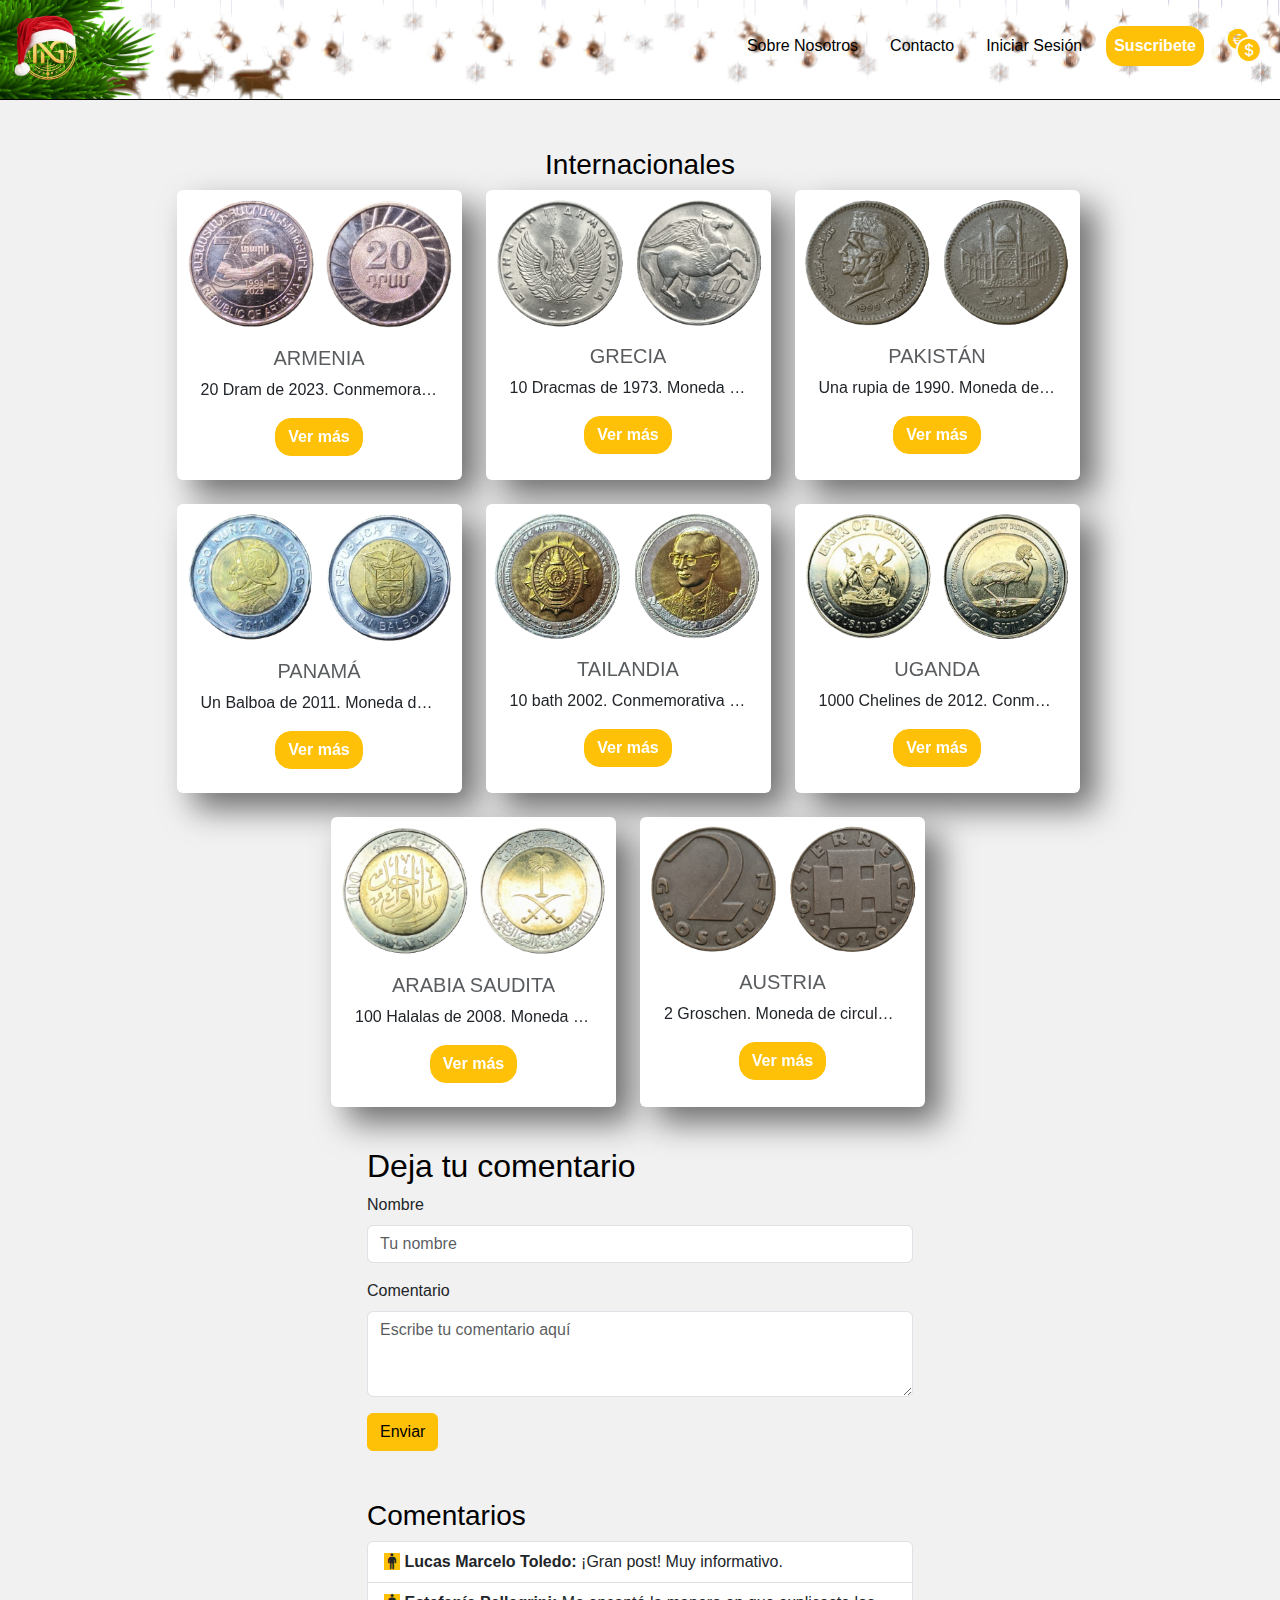
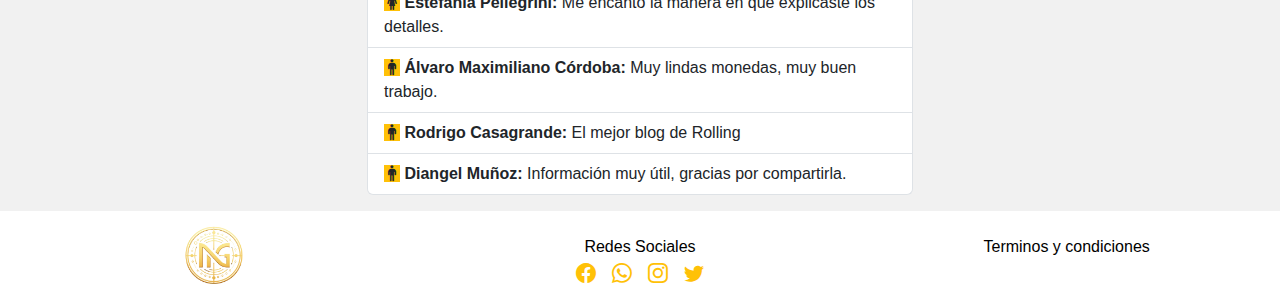
<file: paginas/internacionales.html>
<!DOCTYPE html>
<html lang="Es_AR">
  <head>
    <meta charset="UTF-8" />
    <meta name="viewport" content="width=device-width, initial-scale=1.0" />
    <meta name="author" content="grupo1" />
    <meta
      name="keywords"
      content="moneda, numismatica, coleccion, dinero, variedad, antiguo"
    />
    <meta
      name="description"
      content="En esta pagina encontraras informacion sobre la numismatica global"
    />
    <!-- bootstrap -->
    <link
      href="https://cdn.jsdelivr.net/npm/bootstrap@5.3.3/dist/css/bootstrap.min.css"
      rel="stylesheet"
      integrity="sha384-QWTKZyjpPEjISv5WaRU9OFeRpok6YctnYmDr5pNlyT2bRjXh0JMhjY6hW+ALEwIH"
      crossorigin="anonymous"
    />
    <!--link de icono en pestaña  -->
    <link rel="shortcut icon" href="../img/descargar.png" type="image/x-icon" />
    <!-- ICONO BOOTSTRAP -->
    <link
      rel="stylesheet"
      href="https://cdn.jsdelivr.net/npm/bootstrap-icons@1.11.3/font/bootstrap-icons.min.css"
    />
    <!-- CSS -->
    <link rel="stylesheet" href="../css/estilos.css" />
    <title>Internacionales</title>
  </head>

  <body class="color-fondo letra">
    <header>
      <!-- Inicio navbar -->

      <nav
        class="navbar navbar-expand-lg bg-white header-navbar letra navbar_alto border-bottom border-black fixed-top navbarbg"
      >
        <div class="container-fluid">
          <a class="navbar-brand imagen-logo" href="../index.html">
            <img src="../img/logo navideño.png" alt="Logo"
          /></a>
          <button
            class="navbar-toggler"
            type="button"
            data-bs-toggle="collapse"
            data-bs-target="#navbarSupportedContent"
            aria-controls="navbarSupportedContent"
            aria-expanded="false"
            aria-label="Toggle navigation"
          >
            <span class="navbar-toggler-icon"></span>
          </button>
          <div
            class="collapse navbar-collapse align-items-center"
            id="navbarSupportedContent"
          >
            <ul class="navbar-nav ms-auto mb-2 menu align-items-center">
              <li class="nav-item">
                <a
                  class="nav-link text-black"
                  href="../paginas/sobre-nosotros.html"
                  >Sobre Nosotros</a
                >
              </li>
              <li class="nav-item">
                <a
                  class="nav-link mx-3 my-5 text-black"
                  href="./paginas/contacto.html"
                  >Contacto</a
                >
              </li>
              <li class="nav-item">
                <a
                  class="nav-link text-black"
                  href="../paginas/iniciar-sesion.html"
                  >Iniciar Sesión</a
                >
              </li>
              <li class="nav-item">
                <a
                  class="nav-link mx-3 my-5 bg-warning text-white fw-bold rounded-4"
                  href="./paginas/suscribete.html"
                  >Suscribete</a
                >
              </li>
              <li class="nav-item">
                <a
                  class="nav-link campana text-warning fs-2"
                  href="#"
                  data-bs-toggle="modal"
                  data-bs-target="#exampleModal"
                  ><i class="bi bi-currency-exchange"></i
                ></a>
              </li>
            </ul>
          </div>
        </div>
      </nav>
      <!-- VENTANA MODAL DEL NAVBAR -->
      <div
        class="modal fade"
        id="exampleModal"
        tabindex="-1"
        aria-labelledby="exampleModalLabel"
        aria-hidden="true"
      >
        <div class="modal-dialog">
          <div class="modal-content">
            <div class="modal-header">
              <h1 class="modal-title fs-5" id="exampleModalLabel">
                Suscribirse
              </h1>
              <button
                type="button"
                class="btn-close"
                data-bs-dismiss="modal"
                aria-label="Close"
              ></button>
            </div>
            <div class="modal-body">Suscribete en nuestra app</div>
            <div class="container">
              <label for="email" class="form-label">Email</label>
              <input
                type="email"
                class="form-control"
                placeholder="ingrese su correo"
              />
              <label for="nombre" class="form-label">Nombre</label>
              <input
                type="text"
                class="form-control"
                placeholder="ingrese su nombre"
              />
              <label for="nombre" class="form-label">Apellido</label>
              <input
                type="text"
                class="form-control"
                placeholder="ingrese su apellido"
              />
              <div class="mb-4 mt-3 form-check">
                <input
                  type="checkbox"
                  name="connected"
                  class="form-check-input"
                />
                <label for="connected" class="form-check-label"
                  >Recibir Notificaciones por Email</label
                >
              </div>
            </div>
            <div class="modal-footer">
              <button
                type="button"
                class="btn btn-secondary"
                data-bs-dismiss="modal"
              >
                Cerrar
              </button>
              <button type="button" class="btn btn-warning">Enviar</button>
            </div>
          </div>
        </div>
      </div>
      <!-- Fin de navbar -->
    </header>
    <main>
      <section class="container">
        <div class="row justify-content-center">
          <h3 class="text-center mt-5 text-black">Internacionales</h3>
          <div
            class="card col-sm-12 col-md-5 col-lg-3 p-2 me-0 me-md-4 mb-4 border-0 efecto-casilla"
          >
            <img
              src="../img/ARMENIA-SF.png"
              class="card-img-top"
              alt="moneda de 20 dram de armenia"
            />
            <div class="card-body text-center">
              <h5 class="card-title text-body-secondary">ARMENIA</h5>
              <p class="card-text h-5 text-truncate">
                20 Dram de 2023. Conmemorativa por los 30 años de la Moneda
                Nacional. Acero bañado en cobre. 20.5 mm.
              </p>
              <a
                href="../paginas/404.html"
                class="btn btn-warning rounded-4 text-white fw-bold"
                >Ver más</a
              >
            </div>
          </div>
          <div
            class="card col-sm-12 col-md-5 col-lg-3 p-2 me-0 me-md-4 mb-4 border-0 efecto-casilla"
          >
            <img
              src="../img/GRECIA-SF.png"
              class="card-img-top"
              alt="moneda de 10 dracmas de Grecia de 1973"
            />
            <div class="card-body text-center">
              <h5 class="card-title text-body-secondary">GRECIA</h5>
              <p class="card-text h-5 text-truncate">
                10 Dracmas de 1973. Moneda de circulación. Cuproníquel. 26 mm
              </p>
              <a
                href="./grecia.html"
                class="btn btn-warning rounded-4 text-white fw-bold"
                >Ver más</a
              >
            </div>
          </div>
          <div
            class="card col-sm-12 col-md-5 col-lg-3 p-2 me-0 me-md-4 mb-4 border-0 efecto-casilla"
          >
            <img
              src="../img/PAKISTAN-SF.png"
              class="card-img-top"
              alt="moneda de una rupia de 1999 de pakistan"
            />
            <div class="card-body text-center">
              <h5 class="card-title text-body-secondary">PAKISTÁN</h5>
              <p class="card-text h-5 text-truncate">
                Una rupia de 1990. Moneda de circulación. Bronce. 20 mm
              </p>
              <a
                href="../paginas/404.html"
                class="btn btn-warning rounded-4 text-white fw-bold"
                >Ver más</a
              >
            </div>
          </div>
          <div
            class="card col-sm-12 col-md-5 col-lg-3 p-2 me-0 me-md-4 mb-4 border-0 efecto-casilla"
          >
            <img
              src="../img/PANAMA-SF.png"
              class="card-img-top"
              alt="moneda de panama de un balboa de 2011"
            />
            <div class="card-body text-center">
              <h5 class="card-title text-body-secondary">PANAMÁ</h5>
              <p class="card-text h-5 text-truncate">
                Un Balboa de 2011. Moneda de circulación. Bimetálica. 26.5 mm
              </p>
              <a
                href="../paginas/404.html"
                class="btn btn-warning rounded-4 text-white fw-bold"
                >Ver más</a
              >
            </div>
          </div>
          <div
            class="card col-sm-12 col-md-5 col-lg-3 p-2 me-0 me-md-4 mb-4 border-0 efecto-casilla"
          >
            <img
              src="../img/TAILANDIA-SF.png"
              class="card-img-top"
              alt="imagen de moneda de tailandia de 10 bath"
            />
            <div class="card-body text-center">
              <h5 class="card-title text-body-secondary">TAILANDIA</h5>
              <p class="card-text h-5 text-truncate">
                10 bath 2002. Conmemorativa 75° Aniversario del Nacimiento de
                Rama IX. Bimetálica. 26mm.
              </p>
              <a
                href="../paginas/404.html"
                class="btn btn-warning rounded-4 text-white fw-bold"
                >Ver más</a
              >
            </div>
          </div>
          <div
            class="card col-sm-12 col-md-5 col-lg-3 p-2 me-0 me-md-4 mb-4 border-0 efecto-casilla"
          >
            <img
              src="../img/UGANDA-SF.png"
              class="card-img-top"
              alt="moneda de 1000 chelines de Uganda"
            />
            <div class="card-body text-center">
              <h5 class="card-title text-body-secondary">UGANDA</h5>
              <p class="card-text h-5 text-truncate">
                1000 Chelines de 2012. Conmemorativa 50° Aniversario de la
                Independecia. Bimetalica. 27mm.
              </p>
              <a
                href="../paginas/404.html"
                class="btn btn-warning rounded-4 text-white fw-bold"
                >Ver más</a
              >
            </div>
          </div>
          <div
            class="card col-sm-12 col-md-5 col-lg-3 p-2 me-0 me-md-4 mb-4 border-0 efecto-casilla"
          >
            <img
              src="../img/ARABIASAUDITA-SF.png"
              class="card-img-top"
              alt="moneda de arabia saudita de 100 halalas"
            />
            <div class="card-body text-center">
              <h5 class="card-title text-body-secondary">ARABIA SAUDITA</h5>
              <p class="card-text h-5 text-truncate">
                100 Halalas de 2008. Moneda de circulación. Bimetalica. 23mm.
              </p>
              <a
                href="../paginas/404.html"
                class="btn btn-warning rounded-4 text-white fw-bold"
                >Ver más</a
              >
            </div>
          </div>
          <div
            class="card col-sm-12 col-md-5 col-lg-3 p-2 me-0 me-md-4 mb-4 border-0 efecto-casilla"
          >
            <img
              src="../img/AUSTRIA-SF.png"
              class="card-img-top"
              alt="moneda de austria de 2 groschen de 1926"
            />
            <div class="card-body text-center">
              <h5 class="card-title text-body-secondary">AUSTRIA</h5>
              <p class="card-text h-5 text-truncate">
                2 Groschen. Moneda de circulación. Bronce. 19mm.
              </p>
              <a
                href="../paginas/404.html"
                class="btn btn-warning rounded-4 text-white fw-bold"
                >Ver más</a
              >
            </div>
          </div>

          <!-- comentarios fijados -->
          <div class="container my-3 w-50 comentarios">
            <h2 class="text-black">Deja tu comentario</h2>
            <!-- Formulario de comentarios -->
            <form id="commentForm">
              <div class="mb-3">
                <label for="nombre" class="form-label">Nombre</label>
                <input
                  type="text"
                  class="form-control"
                  id="nombre"
                  placeholder="Tu nombre"
                  required
                />
              </div>
              <div class="mb-3">
                <label for="comentario" class="form-label">Comentario</label>
                <textarea
                  class="form-control"
                  id="comentario"
                  rows="3"
                  placeholder="Escribe tu comentario aquí"
                  required
                ></textarea>
              </div>
              <button type="submit" class="btn btn-warning">Enviar</button>
            </form>

            <h3 class="mt-5 text-black">Comentarios</h3>
            <!-- Lista de comentarios -->
            <ul id="commentList" class="list-group">
              <!-- Comentarios preescritos -->
              <li class="list-group-item">
                <i class="bi bi-person-standing bg-warning"></i>
                <strong>Lucas Marcelo Toledo:</strong> ¡Gran post! Muy
                informativo.
              </li>
              <li class="list-group-item">
                <i class="bi bi-person-standing-dress bg-warning"></i>
                <strong>Estefanía Pellegrini:</strong> Me encantó la manera en
                que explicaste los detalles.
              </li>
              <li class="list-group-item">
                <i class="bi bi-person-standing bg-warning"></i>
                <strong>Álvaro Maximiliano Córdoba:</strong> Muy lindas monedas,
                muy buen trabajo.
              </li>
              <li class="list-group-item">
                <i class="bi bi-person-standing bg-warning"></i>
                <strong>Rodrigo Casagrande:</strong> El mejor blog de Rolling
              </li>
              <li class="list-group-item">
                <i class="bi bi-person-standing bg-warning"></i>
                <strong>Diangel Muñoz:</strong> Información muy útil, gracias
                por compartirla.
              </li>
            </ul>
          </div>
        </div>
      </section>
    </main>
    <!-- fin de main -->
    <!-- Inicio de footer -->

    <footer class="container-fluid bg-white header-navbar letra">
      <section class="row">
        <div class="col-12 col-md-4 mt-2">
          <a class="navbar-brand imagen-logo" href="../index.html">
            <img src="../img/logo cortado.webp" alt="Logo"
          /></a>
        </div>

        <div class="col-12 col-md-4 mt-4">
          <a href="../paginas/404.html" class="nav-link text-black"
            >Redes Sociales</a
          >
          <article class="text-center">
            <ul
              class="d-flex justify-content-center align-items-center list-unstyled"
            >
              <li class="nav-item mx-2">
                <a
                  class="nav-link text-warning"
                  href="https://www.faceebook.com/oregoom"
                  target="_blank"
                  aria-current="page"
                  ><i class="bi bi-facebook fs-5"></i
                ></a>
              </li>
              <li class="nav-item mx-2">
                <a
                  class="nav-link text-warning"
                  href="https://www.WhatsApp.com/oregoom"
                  target="_blank"
                  aria-current="page"
                  ><i class="bi bi-whatsapp fs-5"></i
                ></a>
              </li>
              <li class="nav-item mx-2">
                <a
                  class="nav-link text-warning"
                  href="https://www.instagram.com/oregoom"
                  target="_blank"
                  aria-current="page"
                  ><i class="bi bi-instagram fs-5"></i
                ></a>
              </li>
              <li class="nav-item mx-2">
                <a
                  class="nav-link text-warning"
                  href="https://www.twitter.com/oregoom"
                  target="_blank"
                  aria-current="page"
                  ><i class="bi bi-twitter fs-5"></i
                ></a>
              </li>
            </ul>
          </article>
        </div>

        <div class="col-12 col-md-4 mt-4">
          <a href="../paginas/404.html" class="nav-link text-black"
            >Terminos y condiciones</a
          >
        </div>
      </section>
    </footer>
    <!-- Fin de footer -->
    <script
      src="https://cdn.jsdelivr.net/npm/bootstrap@5.3.3/dist/js/bootstrap.bundle.min.js"
      integrity="sha384-YvpcrYf0tY3lHB60NNkmXc5s9fDVZLESaAA55NDzOxhy9GkcIdslK1eN7N6jIeHz"
      crossorigin="anonymous"
    ></script>
  </body>
</html>
</file>
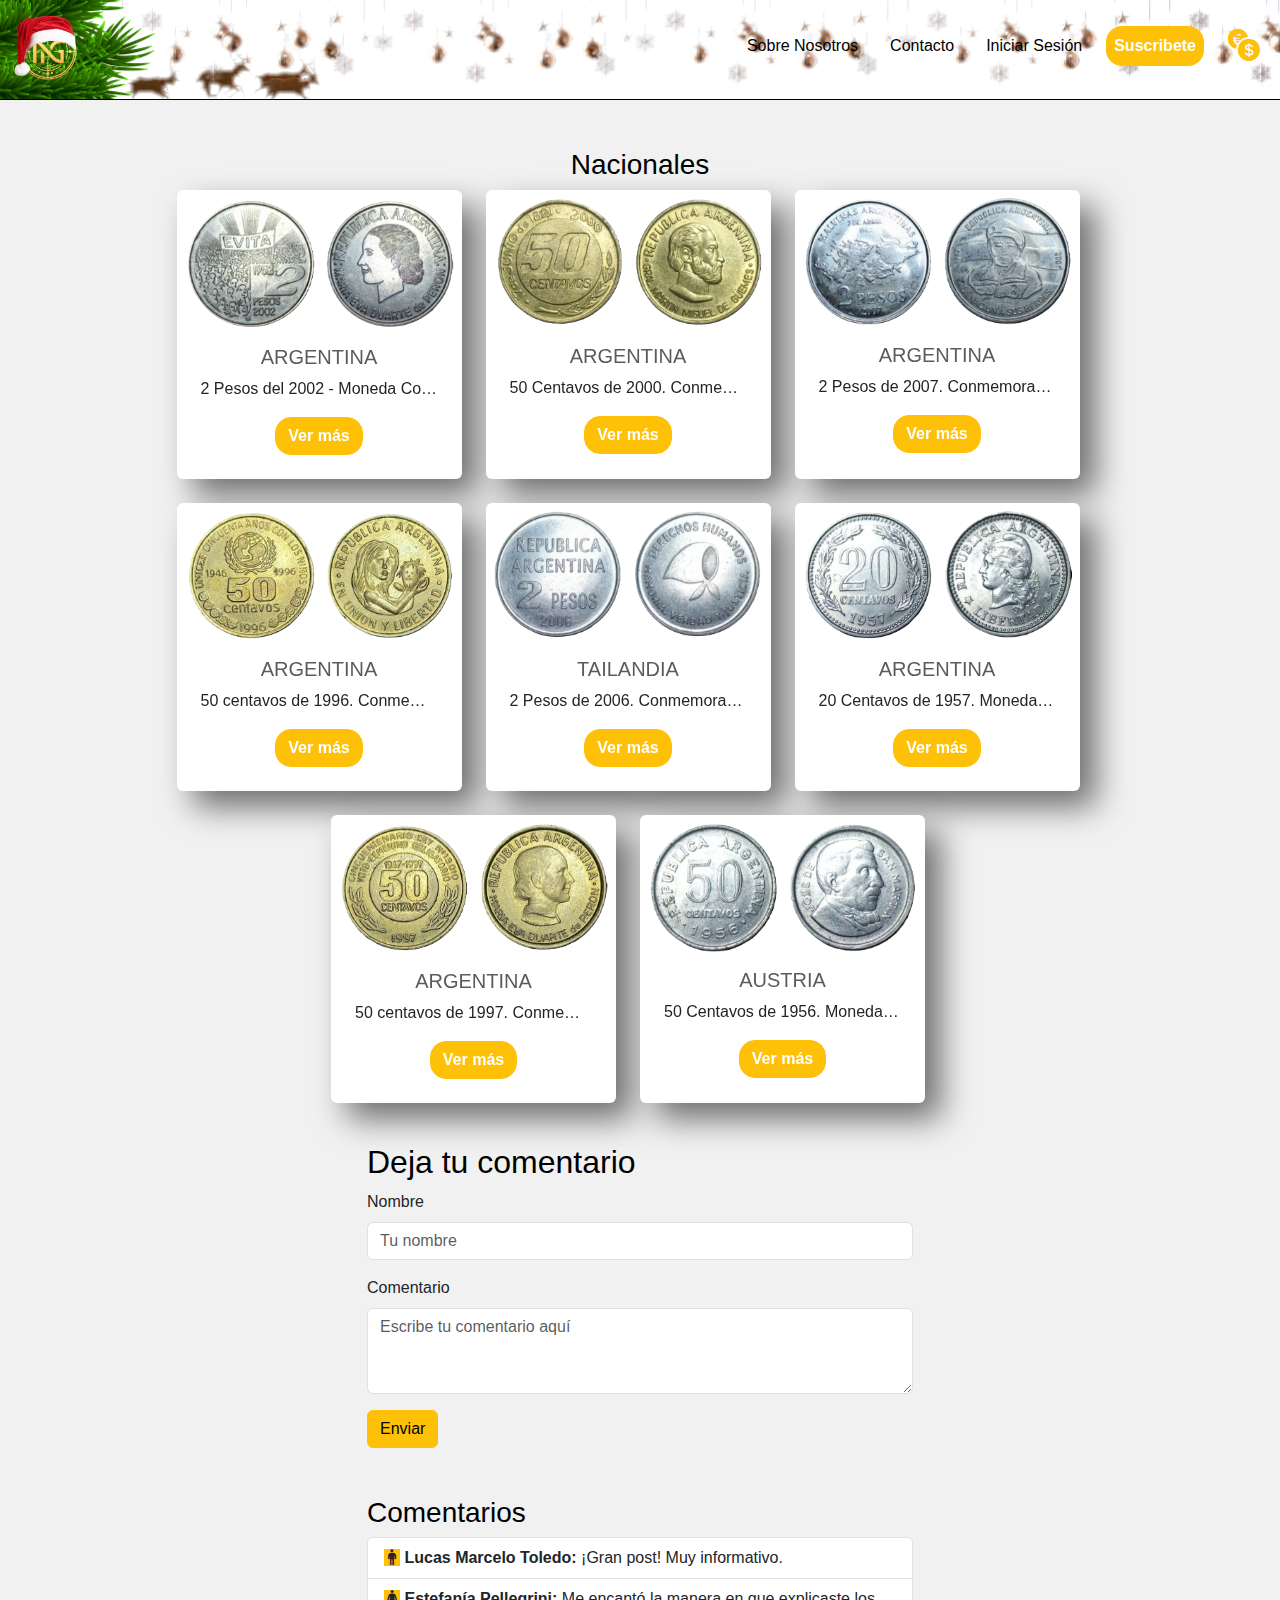
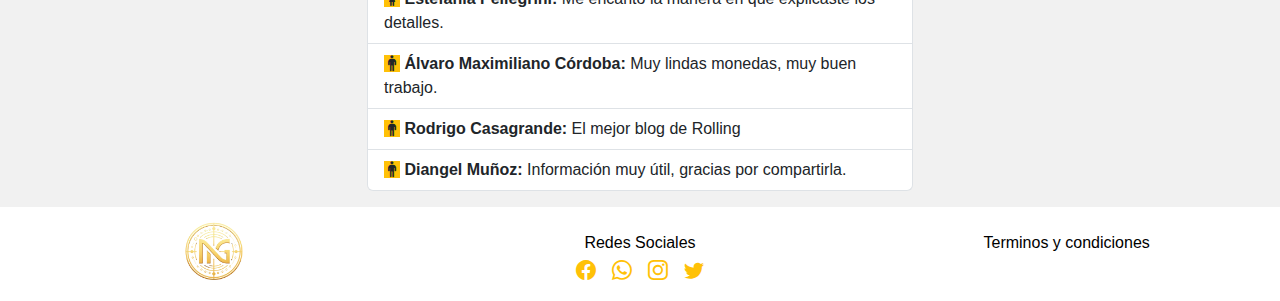
<file: paginas/nacionales.html>
<!DOCTYPE html>
<html lang="Es_AR">
  <head>
    <meta charset="UTF-8" />
    <meta name="viewport" content="width=device-width, initial-scale=1.0" />
    <meta name="author" content="grupo1" />
    <meta
      name="keywords"
      content="moneda, numismatica, coleccion, dinero, variedad, antiguo"
    />
    <meta
      name="description"
      content="En esta pagina encontraras informacion sobre la numismatica global"
    />
    <!-- bootstrap -->
    <link
      href="https://cdn.jsdelivr.net/npm/bootstrap@5.3.3/dist/css/bootstrap.min.css"
      rel="stylesheet"
      integrity="sha384-QWTKZyjpPEjISv5WaRU9OFeRpok6YctnYmDr5pNlyT2bRjXh0JMhjY6hW+ALEwIH"
      crossorigin="anonymous"
    />
    <!--link de icono en pestaña  -->
    <link rel="shortcut icon" href="../img/descargar.png" type="image/x-icon" />
    <!-- ICONO BOOTSTRAP -->
    <link
      rel="stylesheet"
      href="https://cdn.jsdelivr.net/npm/bootstrap-icons@1.11.3/font/bootstrap-icons.min.css"
    />
    <!-- CSS -->
    <link rel="stylesheet" href="../css/estilos.css" />
    <title>Nacionales</title>
  </head>
  <body class="color-fondo letra">
    <header>
      <!-- Inicio navbar -->
      <nav
        class="navbar navbar-expand-lg bg-white header-navbar letra navbar_alto border-bottom border-black fixed-top navbarbg"
      >
        <div class="container-fluid">
          <a class="navbar-brand imagen-logo" href="../index.html">
            <img src="/img/logo navideño.png" alt="Logo"
          /></a>
          <button
            class="navbar-toggler"
            type="button"
            data-bs-toggle="collapse"
            data-bs-target="#navbarSupportedContent"
            aria-controls="navbarSupportedContent"
            aria-expanded="false"
            aria-label="Toggle navigation"
          >
            <span class="navbar-toggler-icon"></span>
          </button>
          <div
            class="collapse navbar-collapse align-items-center"
            id="navbarSupportedContent"
          >
            <ul class="navbar-nav ms-auto mb-2 menu align-items-center">
              <li class="nav-item">
                <a
                  class="nav-link text-black"
                  href="../paginas/sobre-nosotros.html"
                  >Sobre Nosotros</a
                >
              </li>
              <li class="nav-item">
                <a
                  class="nav-link mx-3 my-5 text-black"
                  href="../paginas/contacto.html"
                  >Contacto</a
                >
              </li>
              <li class="nav-item">
                <a
                  class="nav-link text-black"
                  href="../paginas/iniciar-sesion.html"
                  >Iniciar Sesión</a
                >
              </li>
              <li class="nav-item">
                <a
                  class="nav-link mx-3 my-5 bg-warning text-white fw-bold rounded-4"
                  href="#"
                  data-bs-toggle="modal"
                  data-bs-target="#exampleModal"
                  >Suscribete</a
                >
              </li>
              <li class="nav-item">
                <a
                  class="nav-link campana text-warning fs-2"
                  href="#"
                  data-bs-toggle="modal"
                  data-bs-target="#exampleModal"
                  ><i class="bi bi-currency-exchange"></i
                ></a>
              </li>
            </ul>
          </div>
        </div>
      </nav>
      <!-- VENTANA MODAL DEL NAVBAR -->
      <div
        class="modal fade"
        id="exampleModal"
        tabindex="-1"
        aria-labelledby="exampleModalLabel"
        aria-hidden="true"
      >
        <div class="modal-dialog">
          <div class="modal-content">
            <div class="modal-header">
              <h1 class="modal-title fs-5" id="exampleModalLabel">
                Suscribirse
              </h1>
              <button
                type="button"
                class="btn-close"
                data-bs-dismiss="modal"
                aria-label="Close"
              ></button>
            </div>
            <div class="modal-body">Suscribete en nuestra app</div>
            <div class="container">
              <label for="email" class="form-label">Email</label>
              <input
                type="email"
                class="form-control"
                placeholder="ingrese su correo"
              />
              <label for="nombre" class="form-label">Nombre</label>
              <input
                type="text"
                class="form-control"
                placeholder="ingrese su nombre"
              />
              <label for="nombre" class="form-label">Apellido</label>
              <input
                type="text"
                class="form-control"
                placeholder="ingrese su apellido"
              />
              <div class="mb-4 mt-3 form-check">
                <input
                  type="checkbox"
                  name="connected"
                  class="form-check-input"
                />
                <label for="connected" class="form-check-label"
                  >Recibir Notificaciones por Email</label
                >
              </div>
            </div>
            <div class="modal-footer">
              <button
                type="button"
                class="btn btn-secondary"
                data-bs-dismiss="modal"
              >
                Cerrar
              </button>
              <button type="button" class="btn btn-warning">Enviar</button>
            </div>
          </div>
        </div>
      </div>
      <!-- Fin de navbar -->
    </header>
    <section class="container">
      <div class="row justify-content-center">
        <h3 class="text-center mt-5 text-black">Nacionales</h3>
        <div
          class="card col-sm-12 col-md-5 col-lg-3 p-2 me-0 me-md-4 mb-4 border-0 efecto-casilla"
        >
          <img
            src="../img/EVITA2-SF.png"
            class="card-img-top"
            alt="moneda de argentina de dos pesos conmemorativa 50 años de la muerte de Eva Peron"
          />
          <div class="card-body text-center">
            <h5 class="card-title text-body-secondary">ARGENTINA</h5>
            <p class="card-text h-5 text-truncate">
              2 Pesos del 2002 - Moneda Conmemorativa: 50 Aniversario de la
              muerte de Eva Perón. Cuproníquel.30mm.
            </p>
            <a
              href="..//paginas/404.html"
              class="btn btn-warning rounded-4 text-white fw-bold"
              >Ver más</a
            >
          </div>
        </div>
        <div
          class="card col-sm-12 col-md-5 col-lg-3 p-2 me-0 me-md-4 mb-4 border-0 efecto-casilla"
        >
          <img
            src="../img/GUEMES-SF.png"
            class="card-img-top"
            alt="moneda de 50 centavos de 2000.Conmemorativa 179 aniversario muerte de Guemes"
          />
          <div class="card-body text-center">
            <h5 class="card-title text-body-secondary">ARGENTINA</h5>
            <p class="card-text h-5 text-truncate">
              50 Centavos de 2000. Conmemorativa: 179 Aniversario de la muerte
              de Martín Miguel de Guemes. Bronce de Aluminio. 25.8 mm
            </p>
            <a
              href="./guemes.html"
              class="btn btn-warning rounded-4 text-white fw-bold"
              >Ver más</a
            >
          </div>
        </div>
        <div
          class="card col-sm-12 col-md-5 col-lg-3 p-2 me-0 me-md-4 mb-4 border-0 efecto-casilla"
        >
          <img
            src="../img/MALVINAS-SF.png"
            class="card-img-top"
            alt="moneda de una rupia de 1999 de pakistan"
          />
          <div class="card-body text-center">
            <h5 class="card-title text-body-secondary">ARGENTINA</h5>
            <p class="card-text h-5 text-truncate">
              2 Pesos de 2007. Conmemorativa: 25 Aniversario de Ocupación de las
              Islas Malvinas. Cuproníquel. 30.35 mm
            </p>
            <a
              href="../paginas/404.html"
              class="btn btn-warning rounded-4 text-white fw-bold"
              >Ver más</a
            >
          </div>
        </div>
        <div
          class="card col-sm-12 col-md-5 col-lg-3 p-2 me-0 me-md-4 mb-4 border-0 efecto-casilla"
        >
          <img
            src="../img/UNICEF-SF.png"
            class="card-img-top"
            alt="moneda de Argentina 50 centavos de 1996. Conmemorativa 50 Aniversario de UNICEF."
          />
          <div class="card-body text-center">
            <h5 class="card-title text-body-secondary">ARGENTINA</h5>
            <p class="card-text h-5 text-truncate">
              50 centavos de 1996. Conmemorativa: 50 Aniversario de UNICEF.
              Bronce de Aluminio.25.8 mm
            </p>
            <a
              href="../paginas/404.html"
              class="btn btn-warning rounded-4 text-white fw-bold"
              >Ver más</a
            >
          </div>
        </div>
        <div
          class="card col-sm-12 col-md-5 col-lg-3 p-2 me-0 me-md-4 mb-4 border-0 efecto-casilla"
        >
          <img
            src="../img/DDHH-SF.png"
            class="card-img-top"
            alt="imagen de moneda Argentina de 2 Pesos de 2006. Conmemorativa Defensa de los Derechos Humanos."
          />
          <div class="card-body text-center">
            <h5 class="card-title text-body-secondary">TAILANDIA</h5>
            <p class="card-text h-5 text-truncate">
              2 Pesos de 2006. Conmemorativa Defensa de los Derechos Humanos.
              Níquel. 30mm.
            </p>
            <a
              href="../paginas/404.html"
              class="btn btn-warning rounded-4 text-white fw-bold"
              >Ver más</a
            >
          </div>
        </div>
        <div
          class="card col-sm-12 col-md-5 col-lg-3 p-2 me-0 me-md-4 mb-4 border-0 efecto-casilla"
        >
          <img
            src="../img/20CENT-SF.png"
            class="card-img-top"
            alt="moneda Argentina de 20 centavos de 1957"
          />
          <div class="card-body text-center">
            <h5 class="card-title text-body-secondary">ARGENTINA</h5>
            <p class="card-text h-5 text-truncate">
              20 Centavos de 1957. Moneda de circulación. Acero bañado en
              Níquel. 21mm.
            </p>
            <a
              href="../paginas/404.html"
              class="btn btn-warning rounded-4 text-white fw-bold"
              >Ver más</a
            >
          </div>
        </div>
        <div
          class="card col-sm-12 col-md-5 col-lg-3 p-2 me-0 me-md-4 mb-4 border-0 efecto-casilla"
        >
          <img
            src="../img/EVITA50-SF.png"
            class="card-img-top"
            alt="moneda de Argentina de 50 centavos de 1997. Conmemorativa: Derecho de la Mujer al Voto."
          />
          <div class="card-body text-center">
            <h5 class="card-title text-body-secondary">ARGENTINA</h5>
            <p class="card-text h-5 text-truncate">
              50 centavos de 1997. Conmemorativa: Derecho de la Mujer al Voto.
              Bronce de Aluminio. 25.8mm.
            </p>
            <a
              href="../paginas/404.html"
              class="btn btn-warning rounded-4 text-white fw-bold"
              >Ver más</a
            >
          </div>
        </div>
        <div
          class="card col-sm-12 col-md-5 col-lg-3 p-2 me-0 me-md-4 mb-4 border-0 efecto-casilla"
        >
          <img
            src="../img/SANMARTIN-SF.png"
            class="card-img-top"
            alt="moneda Argentina de 50 centavos de 1956"
          />
          <div class="card-body text-center">
            <h5 class="card-title text-body-secondary">AUSTRIA</h5>
            <p class="card-text h-5 text-truncate">
              50 Centavos de 1956. Moneda de circulación. Acero bañado en
              Níquel. 19mm.
            </p>
            <a
              href="../paginas/404.html"
              class="btn btn-warning rounded-4 text-white fw-bold"
              >Ver más</a
            >
          </div>
        </div>
        <!-- comentarios fijados -->
        <div class="container my-3 w-50 comentarios">
          <h2 class="text-black">Deja tu comentario</h2>
          <!-- Formulario de comentarios -->
          <form id="commentForm">
            <div class="mb-3">
              <label for="nombre" class="form-label">Nombre</label>
              <input
                type="text"
                class="form-control"
                id="nombre"
                placeholder="Tu nombre"
                required
              />
            </div>
            <div class="mb-3">
              <label for="comentario" class="form-label">Comentario</label>
              <textarea
                class="form-control"
                id="comentario"
                rows="3"
                placeholder="Escribe tu comentario aquí"
                required
              ></textarea>
            </div>
            <button type="submit" class="btn btn-warning">Enviar</button>
          </form>

          <h3 class="mt-5 text-black">Comentarios</h3>
          <!-- Lista de comentarios -->
          <ul id="commentList" class="list-group">
            <!-- Comentarios preescritos -->
            <li class="list-group-item">
              <i class="bi bi-person-standing bg-warning"></i>
              <strong>Lucas Marcelo Toledo:</strong> ¡Gran post! Muy
              informativo.
            </li>
            <li class="list-group-item">
              <i class="bi bi-person-standing-dress bg-warning"></i>
              <strong>Estefanía Pellegrini:</strong> Me encantó la manera en que
              explicaste los detalles.
            </li>
            <li class="list-group-item">
              <i class="bi bi-person-standing bg-warning"></i>
              <strong>Álvaro Maximiliano Córdoba:</strong> Muy lindas monedas,
              muy buen trabajo.
            </li>
            <li class="list-group-item">
              <i class="bi bi-person-standing bg-warning"></i>
              <strong>Rodrigo Casagrande:</strong> El mejor blog de Rolling
            </li>
            <li class="list-group-item">
              <i class="bi bi-person-standing bg-warning"></i>
              <strong>Diangel Muñoz:</strong> Información muy útil, gracias por
              compartirla.
            </li>
          </ul>
        </div>
      </div>
    </section>

    <footer class="container-fluid bg-white header-navbar letra">
      <section class="row">
        <div class="col-12 col-md-4 mt-2">
          <a class="navbar-brand imagen-logo" href="../index.html">
            <img src="../img/logo cortado.webp" alt="Logo"
          /></a>
        </div>

        <div class="col-12 col-md-4 mt-4">
          <a href="../paginas/404.html" class="nav-link text-black"
            >Redes Sociales</a
          >
          <article class="text-center">
            <ul
              class="d-flex justify-content-center align-items-center list-unstyled"
            >
              <li class="nav-item mx-2">
                <a
                  class="nav-link text-warning"
                  href="https://www.faceebook.com/oregoom"
                  target="_blank"
                  aria-current="page"
                  ><i class="bi bi-facebook fs-5"></i
                ></a>
              </li>
              <li class="nav-item mx-2">
                <a
                  class="nav-link text-warning"
                  href="https://www.WhatsApp.com/oregoom"
                  target="_blank"
                  aria-current="page"
                  ><i class="bi bi-whatsapp fs-5"></i
                ></a>
              </li>
              <li class="nav-item mx-2">
                <a
                  class="nav-link text-warning"
                  href="https://www.instagram.com/oregoom"
                  target="_blank"
                  aria-current="page"
                  ><i class="bi bi-instagram fs-5"></i
                ></a>
              </li>
              <li class="nav-item mx-2">
                <a
                  class="nav-link text-warning"
                  href="https://www.twitter.com/oregoom"
                  target="_blank"
                  aria-current="page"
                  ><i class="bi bi-twitter fs-5"></i
                ></a>
              </li>
            </ul>
          </article>
        </div>

        <div class="col-12 col-md-4 mt-4">
          <a href="../paginas/404.html" class="nav-link text-black"
            >Terminos y condiciones</a
          >
        </div>
      </section>
    </footer>
    <script
      src="https://cdn.jsdelivr.net/npm/bootstrap@5.3.3/dist/js/bootstrap.bundle.min.js"
      integrity="sha384-YvpcrYf0tY3lHB60NNkmXc5s9fDVZLESaAA55NDzOxhy9GkcIdslK1eN7N6jIeHz"
      crossorigin="anonymous"
    ></script>
  </body>
</html>
</file>
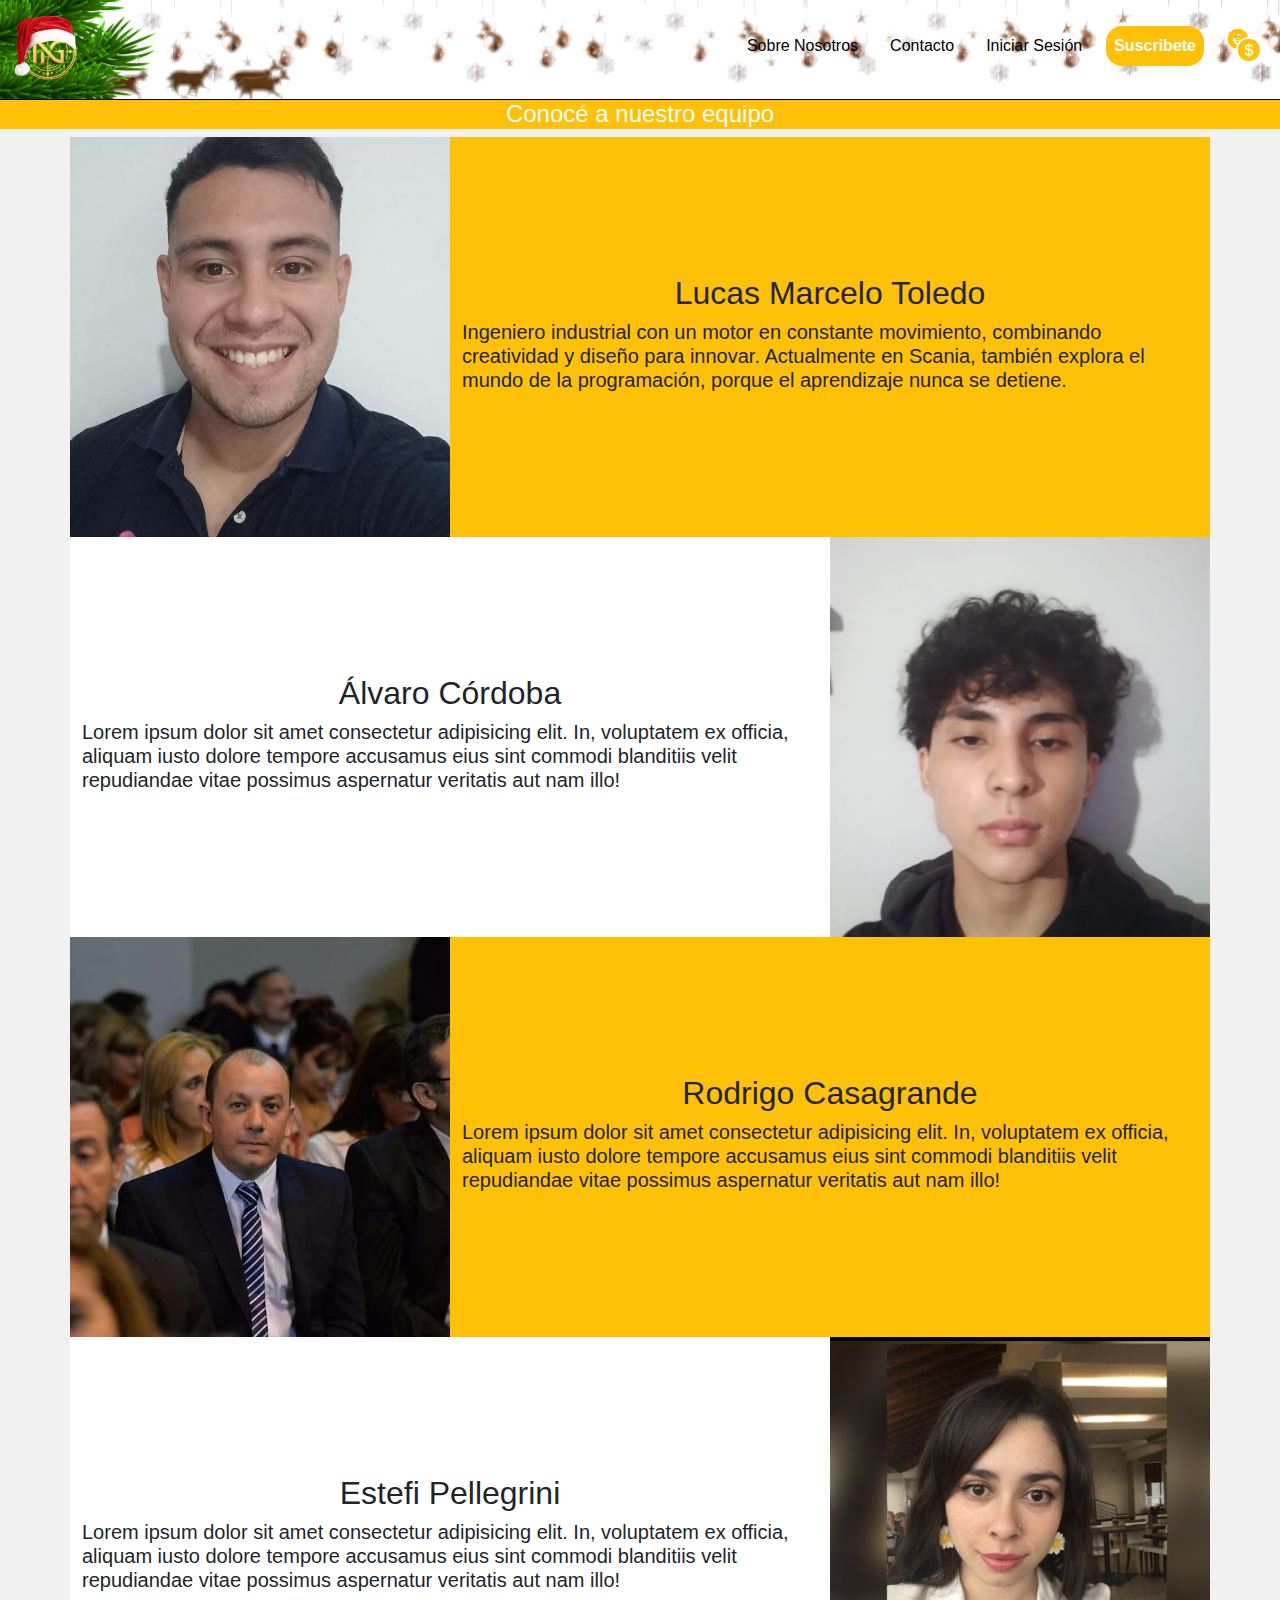
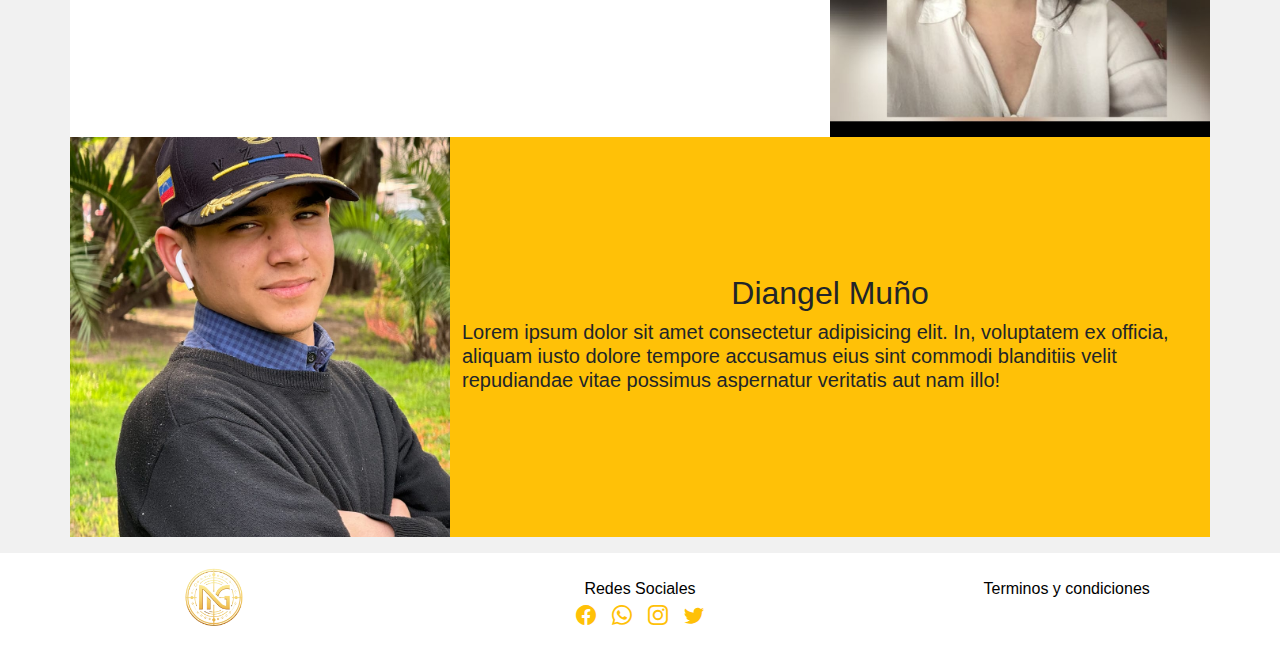
<file: paginas/sobre-nosotros.html>
<!DOCTYPE html>
<html lang="es_Ar">
  <head>
    <meta charset="UTF-8" />
    <meta name="viewport" content="width=device-width, initial-scale=1.0" />
    <meta name="author" content="grupo1" />
    <meta
      name="keywords"
      content="moneda, numismatica, coleccion, dinero, variedad, antiguo"
    />
    <meta
      name="description"
      content="En esta pagina encontraras informacion sobre la numismatica global"
    />
    <title>Sobre Nosotros</title>
    <!-- Link de bootstrap -->
    <link
      href="https://cdn.jsdelivr.net/npm/bootstrap@5.3.3/dist/css/bootstrap.min.css"
      rel="stylesheet"
      integrity="sha384-QWTKZyjpPEjISv5WaRU9OFeRpok6YctnYmDr5pNlyT2bRjXh0JMhjY6hW+ALEwIH"
      crossorigin="anonymous"
    />
    <!--link de icono en pestaña  -->
    <link rel="shortcut icon" href="../img/descargar.png" type="image/x-icon" />
    <!-- link de iconos -->
    <link
      rel="stylesheet"
      href="https://cdn.jsdelivr.net/npm/bootstrap-icons@1.11.3/font/bootstrap-icons.min.css"
    />
    <!-- link de css -->
    <link rel="stylesheet" href="../css/estilos.css" />
  </head>
  <body class="color-fondo letra">
    <header>
      <!-- Inicio navbar -->
      <nav
        class="navbar navbar-expand-lg bg-white header-navbar letra navbar_alto border-bottom border-black fixed-top navbarbg"
      >
        <div class="container-fluid">
          <a class="navbar-brand imagen-logo" href="../index.html">
            <img src="/img/logo navideño.png" alt="Logo"
          /></a>
          <button
            class="navbar-toggler"
            type="button"
            data-bs-toggle="collapse"
            data-bs-target="#navbarSupportedContent"
            aria-controls="navbarSupportedContent"
            aria-expanded="false"
            aria-label="Toggle navigation"
          >
            <span class="navbar-toggler-icon"></span>
          </button>
          <div
            class="collapse navbar-collapse align-items-center"
            id="navbarSupportedContent"
          >
            <ul class="navbar-nav ms-auto mb-2 menu align-items-center">
              <li class="nav-item">
                <a
                  class="nav-link text-black"
                  href="../paginas/sobre-nosotros.html"
                  >Sobre Nosotros</a
                >
              </li>
              <li class="nav-item">
                <a
                  class="nav-link mx-3 my-5 text-black"
                  href="../paginas/contacto.html"
                  >Contacto</a
                >
              </li>
              <li class="nav-item">
                <a
                  class="nav-link text-black"
                  href="../paginas/iniciar-sesion.html"
                  >Iniciar Sesión</a
                >
              </li>
              <li class="nav-item">
                <a
                  class="nav-link mx-3 my-5 bg-warning text-white fw-bold rounded-4"
                  href="#"
                  data-bs-toggle="modal"
                  data-bs-target="#exampleModal"
                  >Suscribete</a
                >
              </li>
              <li class="nav-item">
                <a
                  class="nav-link campana text-warning fs-2"
                  href="#"
                  data-bs-toggle="modal"
                  data-bs-target="#exampleModal"
                  ><i class="bi bi-currency-exchange"></i
                ></a>
              </li>
            </ul>
          </div>
        </div>
      </nav>
      <!-- VENTANA MODAL DEL NAVBAR -->
      <div
        class="modal fade"
        id="exampleModal"
        tabindex="-1"
        aria-labelledby="exampleModalLabel"
        aria-hidden="true"
      >
        <div class="modal-dialog">
          <div class="modal-content">
            <div class="modal-header">
              <h1 class="modal-title fs-5" id="exampleModalLabel">
                Suscribirse
              </h1>
              <button
                type="button"
                class="btn-close"
                data-bs-dismiss="modal"
                aria-label="Close"
              ></button>
            </div>
            <div class="modal-body">Suscribete en nuestra app</div>
            <div class="container">
              <label for="email" class="form-label">Email</label>
              <input
                type="email"
                class="form-control"
                placeholder="ingrese su correo"
              />
              <label for="nombre" class="form-label">Nombre</label>
              <input
                type="text"
                class="form-control"
                placeholder="ingrese su nombre"
              />
              <label for="nombre" class="form-label">Apellido</label>
              <input
                type="text"
                class="form-control"
                placeholder="ingrese su apellido"
              />
              <div class="mb-4 mt-3 form-check">
                <input
                  type="checkbox"
                  name="connected"
                  class="form-check-input"
                />
                <label for="connected" class="form-check-label"
                  >Recibir Notificaciones por Email</label
                >
              </div>
            </div>
            <div class="modal-footer">
              <button
                type="button"
                class="btn btn-secondary"
                data-bs-dismiss="modal"
              >
                Cerrar
              </button>
              <button type="button" class="btn btn-warning">Enviar</button>
            </div>
          </div>
        </div>
      </div>
      <!-- Fin de navbar -->
    </header>

    <main class="espacio-body">
      <h4 class="w-100 bg-warning text-center text-white">
        Conocé a nuestro equipo
      </h4>
      <!-- Primer integrante -->
      <div class="container">
        <div class="row editar align-items-center mb-3 mb-md-0 bg-warning">
          <div class="col-12 col-md-4 p-0">
            <img
              src="../img/imagen-sobrenosotros.jpeg"
              alt=" Imagen de nosotros"
            />
          </div>
          <div class="col-12 col-md-8">
            <h2 class="text-center">Lucas Marcelo Toledo</h2>
            <h5>
              Ingeniero industrial con un motor en constante movimiento,
              combinando creatividad y diseño para innovar. Actualmente en
              Scania, también explora el mundo de la programación, porque el
              aprendizaje nunca se detiene.
            </h5>
          </div>
        </div>
      </div>
      <!-- Segundo integrante -->
      <div class="container">
        <div class="row editar align-items-center mb-3 mb-md-0 bg-white">
          <div class="col-12 col-md-8 order-2 order-md-1">
            <h2 class="text-center">Álvaro Córdoba</h2>
            <h5>
              Lorem ipsum dolor sit amet consectetur adipisicing elit. In,
              voluptatem ex officia, aliquam iusto dolore tempore accusamus eius
              sint commodi blanditiis velit repudiandae vitae possimus
              aspernatur veritatis aut nam illo!
            </h5>
          </div>
          <div class="col-12 col-md-4 p-0 order-1 order-md-2">
            <img
              src="../img/imagen-sobrenosotros1.jpeg"
              alt="Imagen de nosotros"
            />
          </div>
        </div>
      </div>
      <!-- tercer integrante -->
      <div class="container">
        <div class="row editar align-items-center mb-3 mb-md-0 bg-warning">
          <div class="col-12 col-md-4 p-0">
            <img
              src="../img/imagen-sobrenosotros4.jpeg"
              alt=" Imagen de nosotros"
            />
          </div>
          <div class="col-12 col-md-8">
            <h2 class="text-center">Rodrigo Casagrande</h2>
            <h5>
              Lorem ipsum dolor sit amet consectetur adipisicing elit. In,
              voluptatem ex officia, aliquam iusto dolore tempore accusamus eius
              sint commodi blanditiis velit repudiandae vitae possimus
              aspernatur veritatis aut nam illo!
            </h5>
          </div>
        </div>
      </div>
      <!-- cuarto integrante -->
      <div class="container">
        <div class="row editar align-items-center mb-3 mb-md-0 bg-white">
          <div class="col-12 col-md-8 order-2 order-md-1">
            <h2 class="text-center">Estefi Pellegrini</h2>
            <h5>
              Lorem ipsum dolor sit amet consectetur adipisicing elit. In,
              voluptatem ex officia, aliquam iusto dolore tempore accusamus eius
              sint commodi blanditiis velit repudiandae vitae possimus
              aspernatur veritatis aut nam illo!
            </h5>
          </div>
          <div class="col-12 col-md-4 p-0 order-1 order-md-2">
            <img
              src="../img/imagen-sobrenosotros2.jpeg"
              alt="Imagen de nosotros"
            />
          </div>
        </div>
      </div>
      <!-- quinto integrante -->
      <div class="container">
        <div class="row editar align-items-center mb-3 mb-md-3 bg-warning">
          <div class="col-12 col-md-4 p-0">
            <img
              src="../img/imagen-sobrenosotros3.jpeg"
              alt=" Imagen de nosotros"
            />
          </div>
          <div class="col-12 col-md-8">
            <h2 class="text-center">Diangel Muño</h2>
            <h5>
              Lorem ipsum dolor sit amet consectetur adipisicing elit. In,
              voluptatem ex officia, aliquam iusto dolore tempore accusamus eius
              sint commodi blanditiis velit repudiandae vitae possimus
              aspernatur veritatis aut nam illo!
            </h5>
          </div>
        </div>
      </div>
    </main>

    <!-- Inicio de footer -->
    <footer class="container-fluid bg-white header-navbar">
      <section class="row">
        <div class="col-12 col-md-4 mt-2">
          <a class="navbar-brand imagen-logo" href="../index.html">
            <img src="../img/logo cortado.webp" alt="Logo"
          /></a>
        </div>

        <div class="col-12 col-md-4 mt-4">
          <a href="../paginas/404.html" class="nav-link text-black"
            >Redes Sociales</a
          >
          <article class="text-center">
            <ul
              class="d-flex justify-content-center align-items-center list-unstyled"
            >
              <li class="nav-item mx-2">
                <a
                  class="nav-link text-warning"
                  href="https://www.faceebook.com/oregoom"
                  target="_blank"
                  aria-current="page"
                  ><i class="bi bi-facebook fs-5"></i
                ></a>
              </li>
              <li class="nav-item mx-2">
                <a
                  class="nav-link text-warning"
                  href="https://www.WhatsApp.com/oregoom"
                  target="_blank"
                  aria-current="page"
                  ><i class="bi bi-whatsapp fs-5"></i
                ></a>
              </li>
              <li class="nav-item mx-2">
                <a
                  class="nav-link text-warning"
                  href="https://www.instagram.com/oregoom"
                  target="_blank"
                  aria-current="page"
                  ><i class="bi bi-instagram fs-5"></i
                ></a>
              </li>
              <li class="nav-item mx-2">
                <a
                  class="nav-link text-warning"
                  href="https://www.twitter.com/oregoom"
                  target="_blank"
                  aria-current="page"
                  ><i class="bi bi-twitter fs-5"></i
                ></a>
              </li>
            </ul>
          </article>
        </div>

        <div class="col-12 col-md-4 mt-4">
          <a href="../paginas/404.html" class="nav-link text-black"
            >Terminos y condiciones</a
          >
        </div>
      </section>
    </footer>
    <!-- Fin de footer -->
    <script
      src="https://cdn.jsdelivr.net/npm/bootstrap@5.3.3/dist/js/bootstrap.bundle.min.js"
      integrity="sha384-YvpcrYf0tY3lHB60NNkmXc5s9fDVZLESaAA55NDzOxhy9GkcIdslK1eN7N6jIeHz"
      crossorigin="anonymous"
    ></script>
  </body>
</html>
</file>
<file: css/estilos.css>
/* link de fuentes */
@import url("https://fonts.googleapis.com/css2?family=Kanit:ital,wght@0,100;0,200;0,300;0,400;0,500;0,600;0,700;0,800;0,900;1,100;1,200;1,300;1,400;1,500;1,600;1,700;1,800;1,900&family=Roboto:ital,wght@0,100;0,300;0,400;0,500;0,700;0,900;1,100;1,300;1,400;1,500;1,700;1,900&family=Sour+Gummy:ital,wght@0,100..900;1,100..900&display=swap");

* {
  padding: 0;
  margin: 0;
  box-sizing: border-box;
}

.letra {
  font-family: "monserrat", sans-serif;
}

body {
  padding-top: 100px;
}

/* formulario de contacto */
.sin-resize {
  resize: none;
}

.color-fondo {
  background-color: rgba(240, 240, 240, 0.952);
}
.color-casilla {
  background-color: white;
}

.toda-la-pantalla {
  height: 100vh;
}

.espacio-mg {
  margin: 50px 30px;
}

.color-ventana {
  background-color: rgb(253, 193, 7);
}
.efecto-casilla {
  filter: drop-shadow(16px 16px 16px rgb(110, 110, 110));
}

.espacio-ventana {
  padding-top: 50px;
}
/* iconos de pagina de contacto*/
.color-iconos {
  color: white;
}

.espacio-iconos {
  margin-top: 300px;
}

/* carousel */
.carousel-item img {
  height: 400px;
}

/* INICIAR SESION */
.bg {
  background-image: url(../img/moneda\ bg.jpeg);
  background-position: center center;
}

.card-img-top {
  object-fit: cover;
}

.lista-categorias {
  list-style: none;
}

.lista-categorias a {
  text-decoration: none;
}

.link-propaganda {
  text-decoration: none;
}

/* CSS de Grecia */
.tamanio-moneda {
  width: 25rem;
}
.imagen-logo img {
  width: 70px;
}

.campana {
  font-size: 25px;
}
footer {
  width: 100%;
  text-align: center;
}

.navbar_alto {
  height: 100px;
}

/* Sobre nosotros */
.editar img {
  width: 100%;
  height: 400px;
  object-fit: cover;
}

/* CSS GALERIA DE IMAGENES */
.galeria img {
  width: 100%;
  height: 300px;

  transition: transform 0.3s ease;
}

.galeria img:hover {
  transform: scale(1.1);
}

.img1 img {
  width: 500px;
}

.navbarbg {
  background-image: url(/img/nav1-9.gif);
}

/* @MEDIA */
@media (max-width: 990px) {
  .card-propaganda {
    display: none;
  }
  .navbar_alto {
    height: auto;
  }
  .carousel-item img {
    height: 300px;
  }
}

@media (max-width: 450px) {
  .categoriascss {
    text-align: center;
  }
  .carousel-item img {
    height: 200px;
  }
}

@media (max-width: 750px) {
  .comentarios {
    flex-grow: 1;
  }
}
</file>
